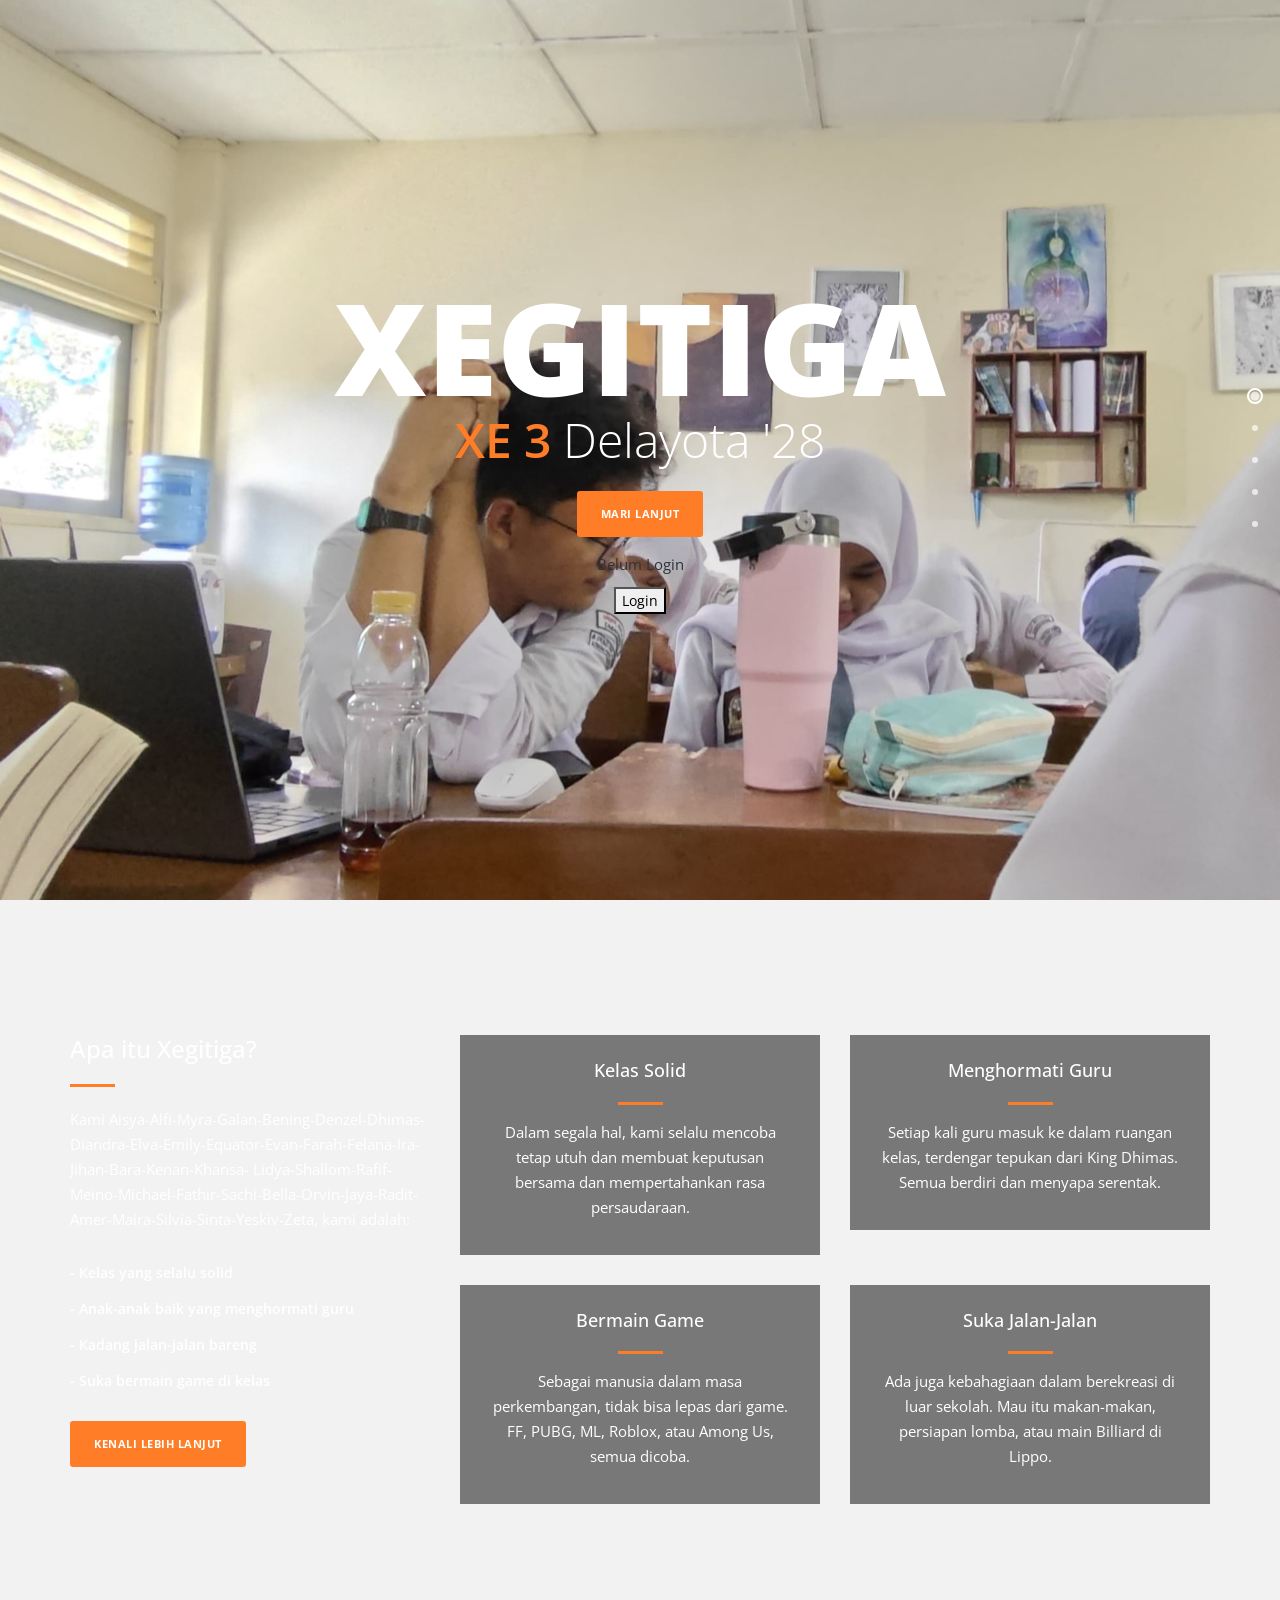
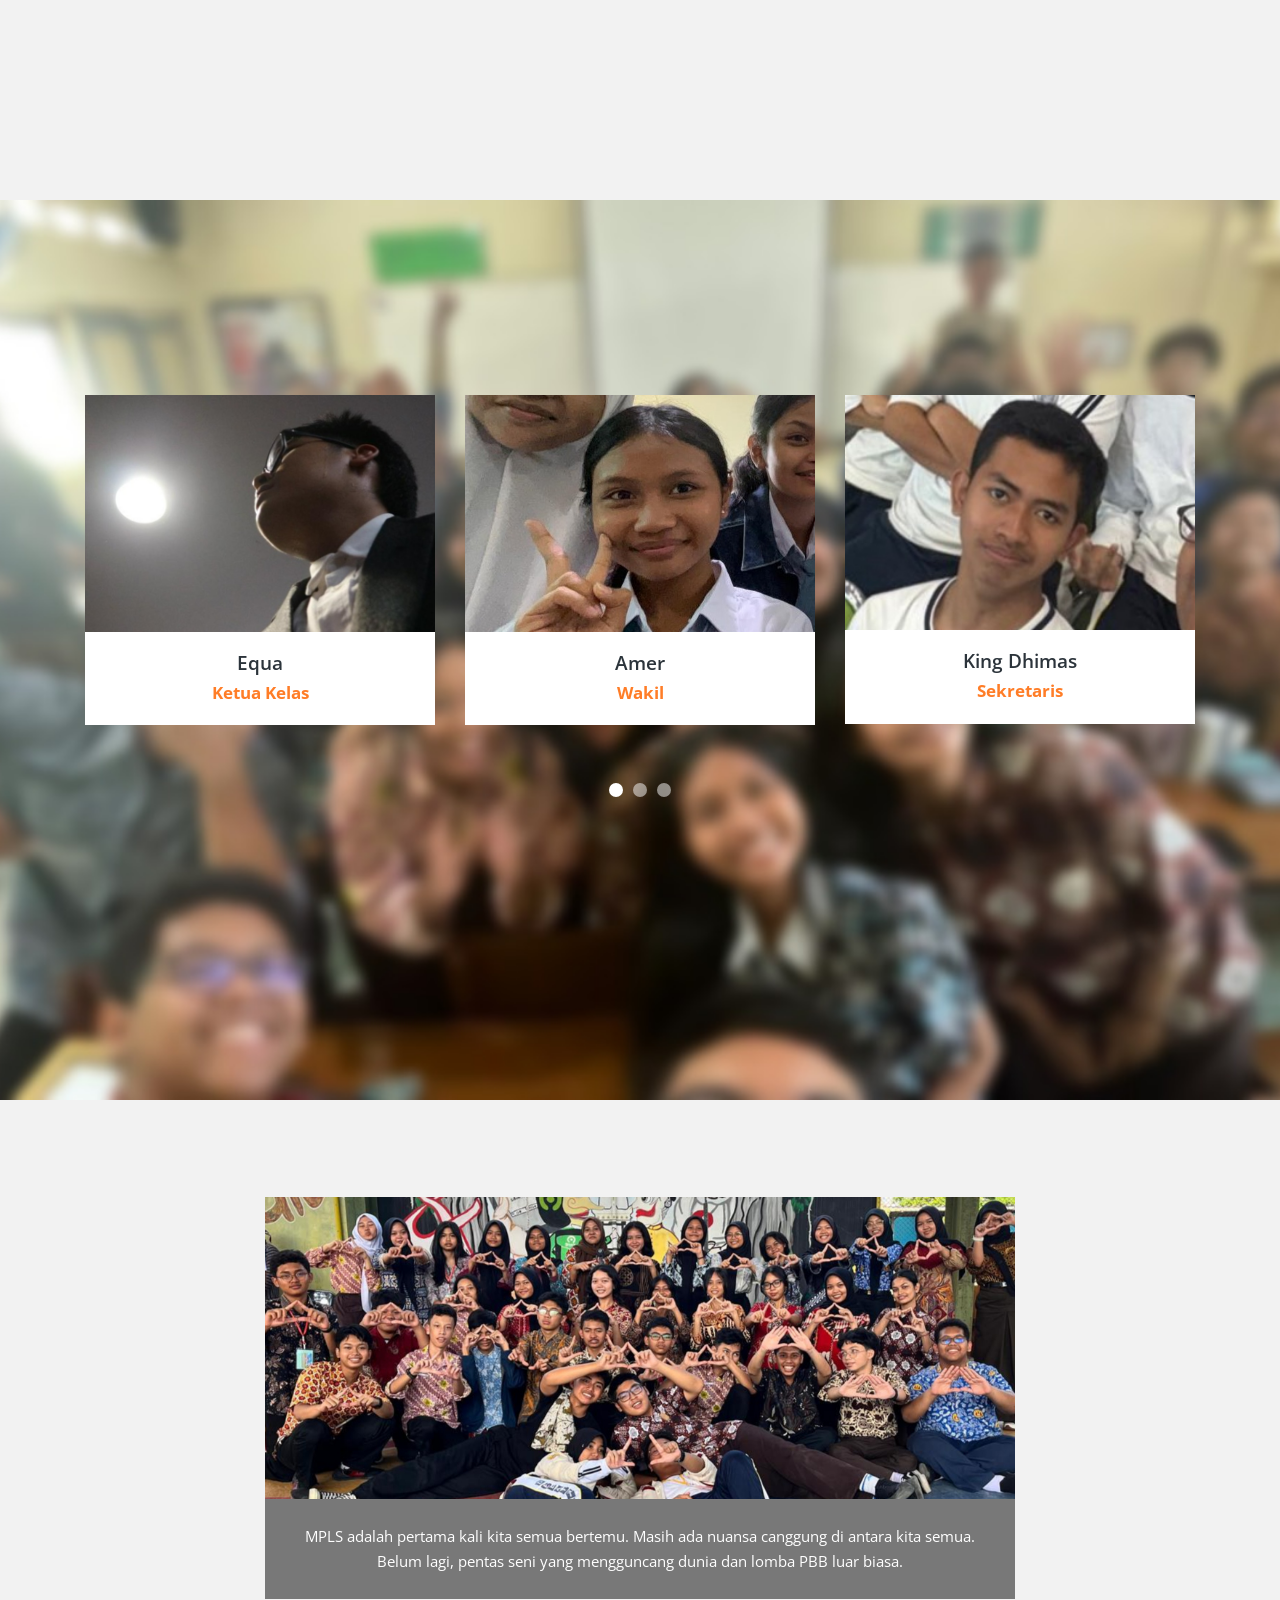
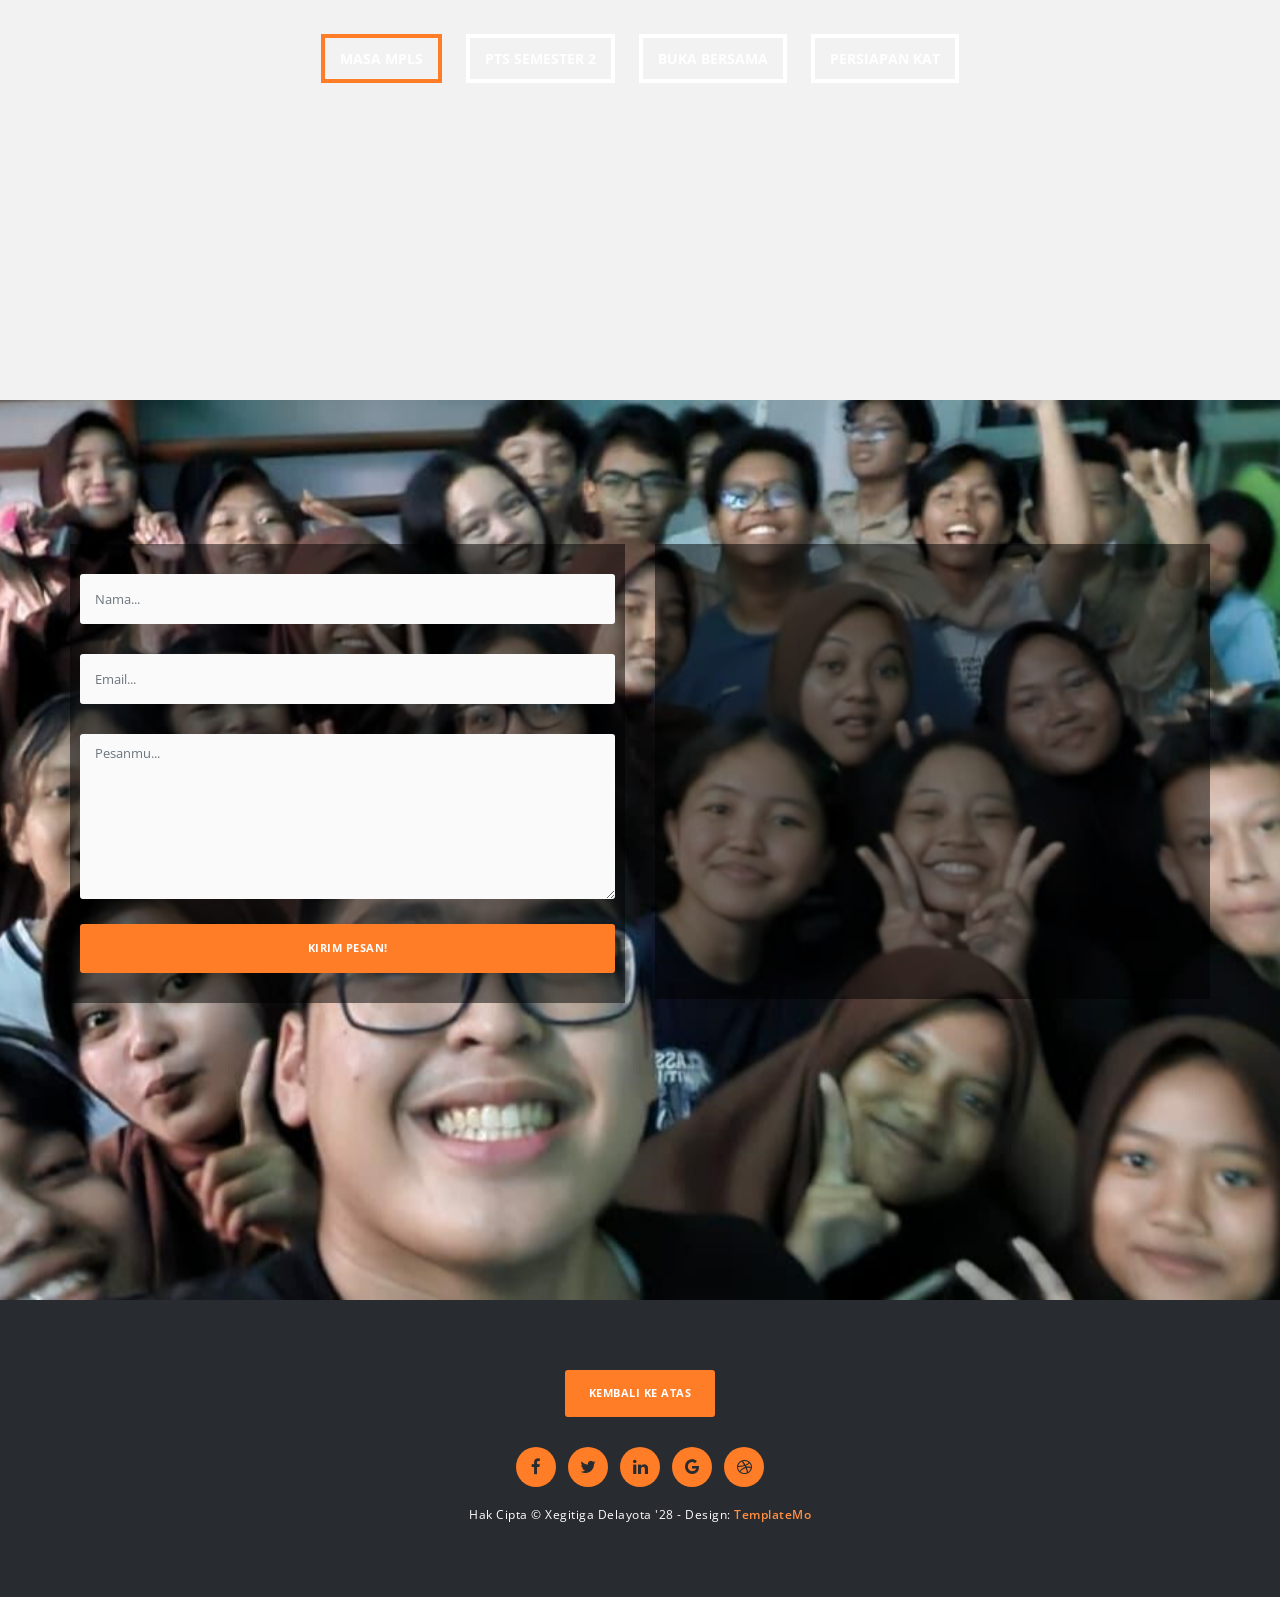
<file: index.html>
<!DOCTYPE html>
<html>
    <head>
        <meta charset="utf-8">
        <meta http-equiv="X-UA-Compatible" content="IE=edge,chrome=1">
        <title>Kelas Paling Mewing</title>
        <meta name="description" content="">
        <meta name="viewport" content="width=device-width, initial-scale=1">
        <link rel="apple-touch-icon" href="apple-touch-icon.png">

        <link rel="stylesheet" href="css/bootstrap.min.css">
        <link rel="stylesheet" href="css/fontAwesome.css">
        <link rel="stylesheet" href="css/hero-slider.css">
        <link rel="stylesheet" href="css/templatemo-main.css">
        <link rel="stylesheet" href="css/owl-carousel.css">

        <link href="https://fonts.googleapis.com/css?family=Open+Sans:300,400,600,700,800" rel="stylesheet">

        <script src="js/vendor/modernizr-2.8.3-respond-1.4.2.min.js"></script>
    </head>
<!--
Vanilla Template
https://templatemo.com/tm-526-vanilla
-->
<body>
    
    <div class="fixed-side-navbar">
        <ul class="nav flex-column">
            <li class="nav-item"><a class="nav-link" href="#home"><span>Tampilan Depan</span></a></li>
            <li class="nav-item"><a class="nav-link" href="#services"><span>Siapa Kami?</span></a></li>
            <li class="nav-item"><a class="nav-link" href="#portfolio"><span>Struktur Kelas</span></a></li>
            <li class="nav-item"><a class="nav-link" href="#our-story"><span>Cuplikan Kisah</span></a></li>
            <li class="nav-item"><a class="nav-link" href="#contact-us"><span>Kontak Kami</span></a></li>
        </ul>
    </div>

    <div class="parallax-content baner-content" id="home">
        <div class="container">
            <div class="first-content">
                <h1>Xegitiga</h1>
                <span><em>XE 3</em> Delayota '28</span>
                <div class="primary-button">
                    <a href="#services">Mari Lanjut</a>
                </div>
                <div class="primary-button">
                    <p id="userInfo">Belum Login</p>
                    <div id="authArea">
                        <button onclick="goLogin()" class"nav-cta">Login</button>
                    </div>
                </div>
            </div>
        </div>
    </div>


    <div class="service-content" id="services">
        <div class="container">
            <div class="row">
                <div class="col-md-4">
                    <div class="left-text">
                        <h4>Apa itu Xegitiga?</h4>
                        <div class="line-dec"></div>
                        <p>Kami Aisya-Alfi-Myra-Galan-Bening-Denzel-Dhimas-Diandra-Elva-Emily-Equator-Evan-Farah-Felana-Ira-Jihan-Bara-Kenan-Khansa-
                        Lidya-Shallom-Rafif-Meino-Michael-Fathir-Sachi-Bella-Orvin-Jaya-Radit-Amer-Maira-Silvia-Sinta-Yeskiv-Zeta, kami adalah:</p>
                        <ul>
                            <li>-  Kelas yang selalu solid</li>
                            <li>-  Anak-anak baik yang menghormati guru</li>
                            <li>-  Kadang jalan-jalan bareng</li>
                            <li>-  Suka bermain game di kelas</li>
                        </ul>
                        <div class="primary-button">
                            <a href="#portfolio">Kenali Lebih Lanjut</a>
                        </div>
                    </div>
                </div>
                <div class="col-md-8">
                    <div class="row">
                        <div class="col-md-6">
                            <div class="service-item">
                                <h4>Kelas Solid</h4>
                                <div class="line-dec"></div>
                                <p>Dalam segala hal, kami selalu mencoba tetap utuh dan membuat keputusan bersama dan mempertahankan rasa persaudaraan. </p>
                            </div>
                        </div>
                        <div class="col-md-6">
                            <div class="service-item">
                                <h4>Menghormati Guru</h4>
                                <div class="line-dec"></div>
                                <p>Setiap kali guru masuk ke dalam ruangan kelas, terdengar tepukan dari King Dhimas. Semua berdiri dan menyapa serentak. </p>
                            </div>
                        </div>
                        <div class="col-md-6">
                            <div class="service-item">
                                <h4>Bermain Game</h4>
                                <div class="line-dec"></div>
                                <p>Sebagai manusia dalam masa perkembangan, tidak bisa lepas dari game. FF, PUBG, ML, Roblox, atau Among Us, semua dicoba.</p>
                            </div>
                        </div>
                        <div class="col-md-6">
                            <div class="service-item">
                                <h4>Suka Jalan-Jalan</h4>
                                <div class="line-dec"></div>
                                <p>Ada juga kebahagiaan dalam berekreasi di luar sekolah. Mau itu makan-makan, persiapan lomba, atau main Billiard di Lippo. </p>
                            </div>
                        </div>
                    </div>
                </div>                
            </div>
        </div>
    </div>

    
    <div class="parallax-content projects-content" id="portfolio">
        <div class="container">
            <div class="row">
                <div class="col-md-12">
                    <div id="owl-testimonials" class="owl-carousel owl-theme">
                        <div class="item">
                            <div class="testimonials-item">
                                <a href="img/1st-big-item.jpeg" data-lightbox="image-1"><img src="img/1st-item.jpg" alt=""></a>
                                <div class="text-content">
                                    <h4>Equa</h4>
                                    <span>Ketua Kelas</span>
                                </div>
                            </div>
                        </div>
                        <div class="item">
                            <div class="testimonials-item">
                                <a href="img/2nd-big-item.jpeg" data-lightbox="image-1"><img src="img/2nd-item.jpg" alt=""></a>
                                <div class="text-content">
                                    <h4>Amer</h4>
                                    <span>Wakil</span>
                                </div>
                            </div>
                        </div>
                        <div class="item">
                            <div class="testimonials-item">
                                <a href="img/3rd-big-item.jpeg" data-lightbox="image-1"><img src="img/3rd-item.jpeg" alt=""></a>
                                <div class="text-content">
                                    <h4>King Dhimas</h4>
                                    <span>Sekretaris</span>
                                </div>
                            </div>
                        </div>
                        <div class="item">
                            <div class="testimonials-item">
                                <a href="img/4th-big-item.jpeg" data-lightbox="image-1"><img src="img/4th-item.jpeg" alt=""></a>
                                <div class="text-content">
                                    <h4>Kenan</h4>
                                    <span>Sekretaris</span>
                                </div>
                            </div>
                        </div>
                        <div class="item">
                            <div class="testimonials-item">
                                <a href="img/5th-big-item.jpeg" data-lightbox="image-1"><img src="img/5th-item.jpg" alt=""></a>
                                <div class="text-content">
                                    <h4>Gorvin</h4>
                                    <span>Bendahara</span>
                                </div>
                            </div>
                        </div>
                        <div class="item">
                            <div class="testimonials-item">
                                <a href="img/6th-big-item.jpeg" data-lightbox="image-1"><img src="img/6th-item.jpg" alt=""></a>
                                <div class="text-content">
                                    <h4>Jihan</h4>
                                    <span>Bendahara</span>
                                </div>
                            </div>
                        </div>
                        <div class="item">
                            <div class="testimonials-item">
                                <a href="img/7th-big-item.jpeg" data-lightbox="image-1"><img src="img/7th-item.jpg" alt=""></a>
                                <div class="text-content">
                                    <h4>Mekel dan Gwen</h4>
                                    <span>Kebersihan</span>
                                </div>
                            </div>
                        </div>
                        <div class="item">
                            <div class="testimonials-item">
                                <a href="img/8th-big-item.jpeg" data-lightbox="image-1"><img src="img/8th-item.jpeg" alt=""></a>
                                <div class="text-content">
                                    <h4>Lana dan Rosiana</h4>
                                    <span>7K</span>
                                </div>
                            </div>
                        </div>
                    </div>
                </div>
            </div>
        </div>
    </div>


    <div class="tabs-content" id="our-story">
        <div class="container">
            <div class="row">
                <div class="col-md-8 mx-auto">
                    <div class="wrapper">
                    <section id="first-tab-group" class="tabgroup">
                      <div id="tab1">
                        <img src="img/1st-tab.jpeg" alt="">
                        <p>MPLS adalah pertama kali kita semua bertemu. Masih ada nuansa canggung di antara kita semua. Belum lagi, pentas seni yang mengguncang dunia dan lomba PBB luar biasa.</p>
                      </div>
                      <div id="tab2">
                        <img src="img/2nd-tab.jpeg" alt="">
                        <p>Ujian adalah faktor yang tidak bisa dilepas dari sekolah. Setiap ujian dibersamai rasa kebersamaan dalam mempersiapkan atau tawa fana untuk menutup kesesakan.</p>
                      </div>
                      <div id="tab3">
                        <img src="img/3rd-tab.jpeg" alt="">
                        <p>Bulan puasa tidak lengkap tanpa adanya buka bersama dengan teman kelas. Kami mengambil tema "dresscode salah". Sampai malam terdengar tawa kebersamaan di Rumah Gwen.</p>
                      </div>
                      <div id="tab4">
                        <img src="img/4th-tab.jpeg" alt="">
                        <p>KAT Pramuka dilengkapi dengan lomba kelas. Setelah perjuangan yang besar, kami memenangkan Pentas Seni Terbaik Nomor 3. (PBB tidak usah ditanyakan)</p>
                      </div>
                    </section>
                    <ul class="tabs clearfix" data-tabgroup="first-tab-group">
                      <li><a href="#tab1" class="active">Masa MPLS</a></li>
                      <li><a href="#tab2">PTS Semester 2</a></li>
                      <li><a href="#tab3">Buka Bersama</a></li>
                      <li><a href="#tab4">Persiapan KAT</a></li>
                    </ul>
                    </div>
                </div>
            </div>
        </div>
    </div>


    <div class="parallax-content contact-content" id="contact-us">
        <div class="container">
            <div class="row">
                <div class="col-md-6">
                    <div class="contact-form">
                        <div class="row">
                            <form id="contact" action="" method="post">
                                <div class="row">
                                    <div class="col-md-12">
                                      <fieldset>
                                        <input name="name" type="text" class="form-control" id="name" placeholder="Nama..." required="">
                                      </fieldset>
                                    </div>
                                    <div class="col-md-12">
                                      <fieldset>
                                        <input name="email" type="email" class="form-control" id="email" placeholder="Email..." required="">
                                      </fieldset>
                                    </div>
                                    <div class="col-md-12">
                                      <fieldset>
                                        <textarea name="message" rows="6" class="form-control" id="message" placeholder="Pesanmu..." required=""></textarea>
                                      </fieldset>
                                    </div>
                                    <div class="col-md-12">
                                      <fieldset>
                                        <button type="submit" id="form-submit" class="btn">Kirim Pesan!</button>
                                      </fieldset>
                                    </div>
                                </div>
                            </form>
                        </div>
                    </div>
                </div>
                <div class="col-md-6">
                    <div class="map">
                    <!-- How to change your own map point
                           1. Go to Google Maps
                           2. Click on your location point
                           3. Click "Share" and choose "Embed map" tab
                           4. Copy only URL and paste it within the src="" field below
                    -->

                        <iframe src="https://www.google.com/maps/embed?pb=!1m18!1m12!1m3!1d570.8741222847827!2d110.3950358779245!3d-7.800477775849523!2m3!1f0!2f0!3f0!3m2!1i1024!2i768!4f13.1!3m3!1m2!1s0x2e7a57669d43fe55%3A0x75fae1bb400d4da5!2sSMA%20Negeri%208%20Yogyakarta!5e0!3m2!1sen!2sid!4v1779161212146!5m2!1sen!2sid" width="100%" height="390" frameborder="0" style="border:0" allowfullscreen></iframe>
                    </div>
                </div>
            </div>
        </div>
    </div>

    <footer>
        <div class="container">
            <div class="row">
                <div class="col-md-12">
                    <div class="primary-button">
                        <a href="#home">Kembali ke Atas</a>
                    </div>
                    <ul>
                        <li><a href="#"><i class="fa fa-facebook"></i></a></li>
                        <li><a href="#"><i class="fa fa-twitter"></i></a></li>
                        <li><a href="#"><i class="fa fa-linkedin"></i></a></li>
                        <li><a href="#"><i class="fa fa-google"></i></a></li>
                        <li><a href="#"><i class="fa fa-dribbble"></i></a></li>
                    </ul>
                    <p>Hak Cipta &copy; Xegitiga Delayota '28 
            
            		- Design: <a rel="nofollow noopener" href="https://templatemo.com"><em>TemplateMo</em></a></p>
                </div>
            </div>
        </div>
    </footer>



    <script src="https://ajax.googleapis.com/ajax/libs/jquery/1.11.2/jquery.min.js"></script>
    <script>window.jQuery || document.write('<script src="js/vendor/jquery-1.11.2.min.js"><\/script>')</script>
    <script src="js/vendor/bootstrap.min.js"></script>
    <script src="js/plugins.js"></script>
    <script src="js/main.js"></script>
    <script>
        function openCity(cityName) {
            var i;
            var x = document.getElementsByClassName("city");
            for (i = 0; i < x.length; i++) {
               x[i].style.display = "none";  
            }
            document.getElementById(cityName).style.display = "block";  
        }
    </script>

    <script>
        $(document).ready(function(){
          // Add smooth scrolling to all links
          $(".fixed-side-navbar a, .primary-button a").on('click', function(event) {

            // Make sure this.hash has a value before overriding default behavior
            if (this.hash !== "") {
              // Prevent default anchor click behavior
              event.preventDefault();

              // Store hash
              var hash = this.hash;

              // Using jQuery's animate() method to add smooth page scroll
              // The optional number (800) specifies the number of milliseconds it takes to scroll to the specified area
              $('html, body').animate({
                scrollTop: $(hash).offset().top
              }, 800, function(){
           
                // Add hash (#) to URL when done scrolling (default click behavior)
                window.location.hash = hash;
              });
            } // End if
          });
        });
    </script>

    <script src="login/js/welcome.js"></script>

</body>
</html>
</file>
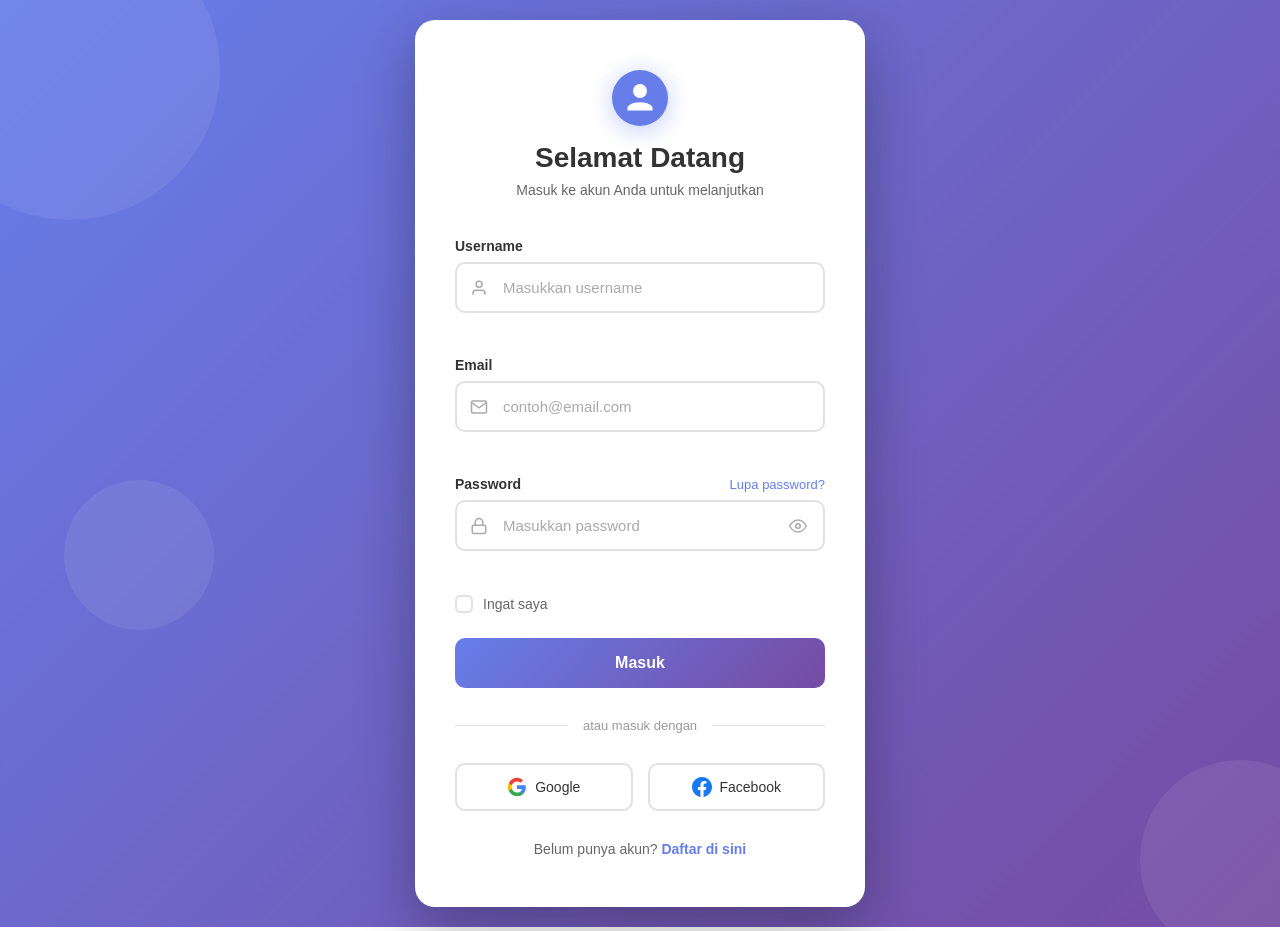
<file: login/login.html>
<!DOCTYPE html>
<html lang="id">
<head>
    <meta charset="UTF-8">
    <meta name="viewport" content="width=device-width, initial-scale=1.0">
    <title>Sign In</title>
    <link rel="stylesheet" href="css/login.css">
</head>
<body>

    <div class="bg-bubbles">
        <div class="bubble"></div>
        <div class="bubble"></div>
        <div class="bubble"></div>
    </div>

    <div class="login-container">

        <div class="login-header">
            <div class="logo-icon">
                <svg viewBox="0 0 40 40" fill="none" xmlns="http://www.w3.org/2000/svg">
                    <circle cx="20" cy="20" r="20" fill="url(#grad)"/>
                    <path d="M20 10a5 5 0 1 1 0 10 5 5 0 0 1 0-10zm0 13c5.33 0 9 2.24 9 4v2H11v-2c0-1.76 3.67-4 9-4z" fill="white"/>
                    <defs>
                        <linearGradient id="grad" x1="0" y1="0" x2="40" y2="40">
                            <stop offset="0%" stop-color="#667eea"/>
                            <stop offset="100%" stop-color="#764ba2"/>
                        </linearGradient>
                    </defs>
                </svg>
            </div>
            <h1>Selamat Datang</h1>
            <p>Masuk ke akun Anda untuk melanjutkan</p>
        </div>

        <form id="loginForm" action="#" method="POST" novalidate>

            <!-- Username -->
            <div class="form-group" id="group-username">
                <label for="username">Username</label>
                <div class="input-wrapper">
                    <span class="input-icon">
                        <svg viewBox="0 0 24 24" fill="none" stroke="currentColor" stroke-width="2">
                            <path d="M20 21v-2a4 4 0 0 0-4-4H8a4 4 0 0 0-4 4v2"/>
                            <circle cx="12" cy="7" r="4"/>
                        </svg>
                    </span>
                    <input type="text" id="username" name="username" placeholder="Masukkan username" autocomplete="username">
                </div>
                <span class="error-msg" id="error-username"></span>
            </div>

            <!-- Email -->
            <div class="form-group" id="group-email">
                <label for="email">Email</label>
                <div class="input-wrapper">
                    <span class="input-icon">
                        <svg viewBox="0 0 24 24" fill="none" stroke="currentColor" stroke-width="2">
                            <path d="M4 4h16c1.1 0 2 .9 2 2v12c0 1.1-.9 2-2 2H4c-1.1 0-2-.9-2-2V6c0-1.1.9-2 2-2z"/>
                            <polyline points="22,6 12,13 2,6"/>
                        </svg>
                    </span>
                    <input type="email" id="email" name="email" placeholder="contoh@email.com" autocomplete="email">
                </div>
                <span class="error-msg" id="error-email"></span>
            </div>

            <!-- Password -->
            <div class="form-group" id="group-password">
                <label for="password">
                    Password
                    <a href="#" class="forgot-link">Lupa password?</a>
                </label>
                <div class="input-wrapper">
                    <span class="input-icon">
                        <svg viewBox="0 0 24 24" fill="none" stroke="currentColor" stroke-width="2">
                            <rect x="3" y="11" width="18" height="11" rx="2" ry="2"/>
                            <path d="M7 11V7a5 5 0 0 1 10 0v4"/>
                        </svg>
                    </span>
                    <input type="password" id="password" name="password" placeholder="Masukkan password" autocomplete="current-password">
                    <button type="button" class="toggle-password" onclick="togglePassword()">
                        <svg id="eyeIcon" viewBox="0 0 24 24" fill="none" stroke="currentColor" stroke-width="2">
                            <path d="M1 12s4-8 11-8 11 8 11 8-4 8-11 8-11-8-11-8z"/>
                            <circle cx="12" cy="12" r="3"/>
                        </svg>
                    </button>
                </div>
                <span class="error-msg" id="error-password"></span>
            </div>

            <!-- Remember Me -->
            <div class="remember-group">
                <label class="remember-label">
                    <input type="checkbox" id="remember" name="remember">
                    <span class="custom-checkbox"></span>
                    Ingat saya
                </label>
            </div>

            <button type="submit" class="btn-login" id="btnLogin" >
                <span class="btn-text">Masuk</span>
                <span class="btn-loader" id="btnLoader"></span>
            </button>

        </form>

        <div class="divider">
            <span>atau masuk dengan</span>
        </div>

        <div class="social-login">
            <button type="button" class="btn-social" id="btnGoogle">
                <svg viewBox="0 0 24 24" fill="none" xmlns="http://www.w3.org/2000/svg">
                    <path d="M22.56 12.25c0-.78-.07-1.53-.2-2.25H12v4.26h5.92c-.26 1.37-1.04 2.53-2.21 3.31v2.77h3.57c2.08-1.92 3.28-4.74 3.28-8.09z" fill="#4285F4"/>
                    <path d="M12 23c2.97 0 5.46-.98 7.28-2.66l-3.57-2.77c-.98.66-2.23 1.06-3.71 1.06-2.86 0-5.29-1.93-6.16-4.53H2.18v2.84C3.99 20.53 7.7 23 12 23z" fill="#34A853"/>
                    <path d="M5.84 14.09c-.22-.66-.35-1.36-.35-2.09s.13-1.43.35-2.09V7.07H2.18C1.43 8.55 1 10.22 1 12s.43 3.45 1.18 4.93l2.85-2.22.81-.62z" fill="#FBBC05"/>
                    <path d="M12 5.38c1.62 0 3.06.56 4.21 1.64l3.15-3.15C17.45 2.09 14.97 1 12 1 7.7 1 3.99 3.47 2.18 7.07l3.66 2.84c.87-2.6 3.3-4.53 6.16-4.53z" fill="#EA4335"/>
                </svg>
                Google
            </button>
            <button type="button" class="btn-social" id="btnFacebook">
                <svg viewBox="0 0 24 24" fill="#1877F2" xmlns="http://www.w3.org/2000/svg">
                    <path d="M24 12.073c0-6.627-5.373-12-12-12s-12 5.373-12 12c0 5.99 4.388 10.954 10.125 11.854v-8.385H7.078v-3.47h3.047V9.43c0-3.007 1.792-4.669 4.533-4.669 1.312 0 2.686.235 2.686.235v2.953H15.83c-1.491 0-1.956.925-1.956 1.874v2.25h3.328l-.532 3.47h-2.796v8.385C19.612 23.027 24 18.062 24 12.073z"/>
                </svg>
                Facebook
            </button>
        </div>

        <p class="signup-link">
            Belum punya akun? <a href="signup.html">Daftar di sini</a>
        </p>

    </div>

    <script src="js/login.js"></script>
</body>
</html>
</file>
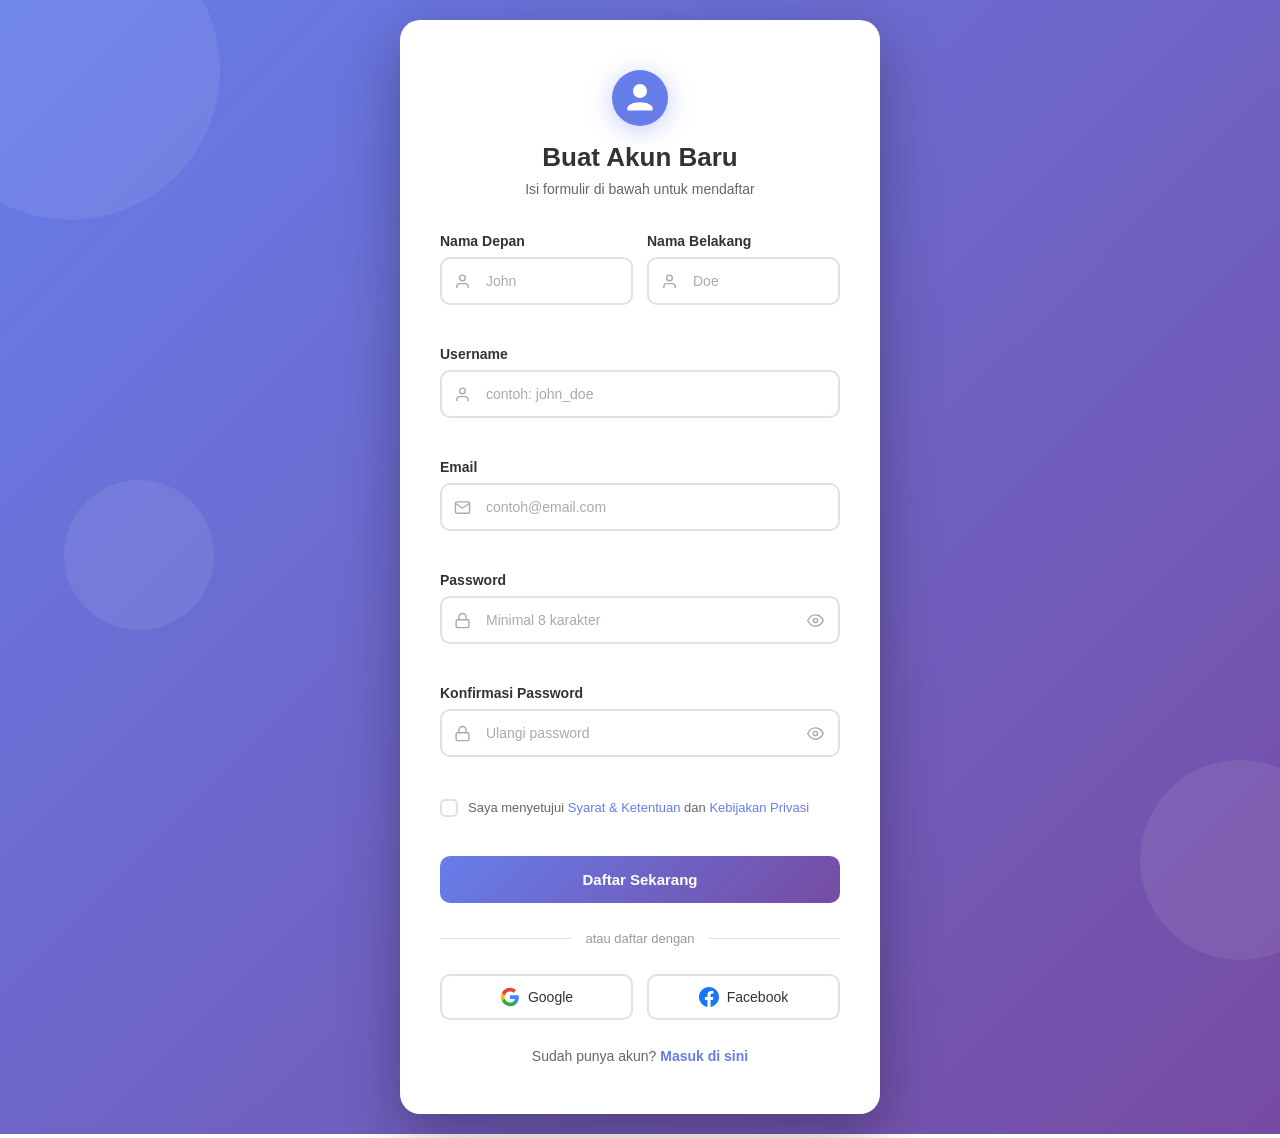
<file: login/signup.html>
<!DOCTYPE html>
<html lang="id">
<head>
    <meta charset="UTF-8">
    <meta name="viewport" content="width=device-width, initial-scale=1.0">
    <title>Sign Up</title>
    <link rel="stylesheet" href="css/signup.css">
</head>
<body>

    <div class="bg-bubbles">
        <div class="bubble"></div>
        <div class="bubble"></div>
        <div class="bubble"></div>
    </div>

    <div class="signup-container">

        <div class="signup-header">
            <div class="logo-icon">
                <svg viewBox="0 0 40 40" fill="none" xmlns="http://www.w3.org/2000/svg">
                    <circle cx="20" cy="20" r="20" fill="url(#grad)"/>
                    <path d="M20 10a5 5 0 1 1 0 10 5 5 0 0 1 0-10zm0 13c5.33 0 9 2.24 9 4v2H11v-2c0-1.76 3.67-4 9-4z" fill="white"/>
                    <defs>
                        <linearGradient id="grad" x1="0" y1="0" x2="40" y2="40">
                            <stop offset="0%" stop-color="#667eea"/>
                            <stop offset="100%" stop-color="#764ba2"/>
                        </linearGradient>
                    </defs>
                </svg>
            </div>
            <h1>Buat Akun Baru</h1>
            <p>Isi formulir di bawah untuk mendaftar</p>
        </div>

        <form id="registerForm" action="#" method="POST">

            <!-- Nama Depan & Belakang -->
            <div class="form-row">
                <div class="form-group" id="group-firstName">
                    <label for="firstName">Nama Depan</label>
                    <div class="input-wrapper">
                        <span class="input-icon">
                            <svg viewBox="0 0 24 24" fill="none" stroke="currentColor" stroke-width="2">
                                <path d="M20 21v-2a4 4 0 0 0-4-4H8a4 4 0 0 0-4 4v2"/>
                                <circle cx="12" cy="7" r="4"/>
                            </svg>
                        </span>
                        <input type="text" id="firstName" name="firstName" placeholder="John" autocomplete="given-name">
                    </div>
                    <span class="error-msg" id="error-firstName"></span>
                </div>
                <div class="form-group" id="group-lastName">
                    <label for="lastName">Nama Belakang</label>
                    <div class="input-wrapper">
                        <span class="input-icon">
                            <svg viewBox="0 0 24 24" fill="none" stroke="currentColor" stroke-width="2">
                                <path d="M20 21v-2a4 4 0 0 0-4-4H8a4 4 0 0 0-4 4v2"/>
                                <circle cx="12" cy="7" r="4"/>
                            </svg>
                        </span>
                        <input type="text" id="lastName" name="lastName" placeholder="Doe" autocomplete="family-name">
                    </div>
                    <span class="error-msg" id="error-lastName"></span>
                </div>
            </div>

            <!-- Username -->
            <div class="form-group" id="group-username">
                <label for="username">Username</label>
                <div class="input-wrapper">
                    <span class="input-icon">
                        <svg viewBox="0 0 24 24" fill="none" stroke="currentColor" stroke-width="2">
                            <path d="M20 21v-2a4 4 0 0 0-4-4H8a4 4 0 0 0-4 4v2"/>
                            <circle cx="12" cy="7" r="4"/>
                        </svg>
                    </span>
                    <input type="text" id="username" name="username" placeholder="contoh: john_doe" autocomplete="username">
                </div>
                <span class="error-msg" id="error-username"></span>
            </div>

            <!-- Email -->
            <div class="form-group" id="group-email">
                <label for="email">Email</label>
                <div class="input-wrapper">
                    <span class="input-icon">
                        <svg viewBox="0 0 24 24" fill="none" stroke="currentColor" stroke-width="2">
                            <path d="M4 4h16c1.1 0 2 .9 2 2v12c0 1.1-.9 2-2 2H4c-1.1 0-2-.9-2-2V6c0-1.1.9-2 2-2z"/>
                            <polyline points="22,6 12,13 2,6"/>
                        </svg>
                    </span>
                    <input type="email" id="email" name="email" placeholder="contoh@email.com" autocomplete="email">
                </div>
                <span class="error-msg" id="error-email"></span>
            </div>

           
            <!-- Password -->
            <div class="form-group" id="group-password">
                <label for="password">Password</label>
                <div class="input-wrapper">
                    <span class="input-icon">
                        <svg viewBox="0 0 24 24" fill="none" stroke="currentColor" stroke-width="2">
                            <rect x="3" y="11" width="18" height="11" rx="2" ry="2"/>
                            <path d="M7 11V7a5 5 0 0 1 10 0v4"/>
                        </svg>
                    </span>
                    <input type="password" id="password" name="password" placeholder="Minimal 8 karakter" autocomplete="new-password">
                    <button type="button" class="toggle-password" onclick="togglePassword('password', 'eyeIcon1')">
                        <svg id="eyeIcon1" viewBox="0 0 24 24" fill="none" stroke="currentColor" stroke-width="2">
                            <path d="M1 12s4-8 11-8 11 8 11 8-4 8-11 8-11-8-11-8z"/>
                            <circle cx="12" cy="12" r="3"/>
                        </svg>
                    </button>
                </div>
                <div class="password-strength" id="strengthBar">
                    <div class="strength-fill" id="strengthFill"></div>
                </div>
                <span class="strength-label" id="strengthLabel"></span>
                <span class="error-msg" id="error-password"></span>
            </div>

            <!-- Konfirmasi Password -->
            <div class="form-group" id="group-confirmPassword">
                <label for="confirmPassword">Konfirmasi Password</label>
                <div class="input-wrapper">
                    <span class="input-icon">
                        <svg viewBox="0 0 24 24" fill="none" stroke="currentColor" stroke-width="2">
                            <rect x="3" y="11" width="18" height="11" rx="2" ry="2"/>
                            <path d="M7 11V7a5 5 0 0 1 10 0v4"/>
                        </svg>
                    </span>
                    <input type="password" id="confirmPassword" name="confirmPassword" placeholder="Ulangi password" autocomplete="new-password">
                    <button type="button" class="toggle-password" onclick="togglePassword('confirmPassword', 'eyeIcon2')">
                        <svg id="eyeIcon2" viewBox="0 0 24 24" fill="none" stroke="currentColor" stroke-width="2">
                            <path d="M1 12s4-8 11-8 11 8 11 8-4 8-11 8-11-8-11-8z"/>
                            <circle cx="12" cy="12" r="3"/>
                        </svg>
                    </button>
                </div>
                <span class="error-msg" id="error-confirmPassword"></span>
            </div>

            <!-- Terms -->
            <div class="checkbox-group">
                <label class="terms-label">
                    <input type="checkbox" id="terms" name="terms">
                    <span class="custom-checkbox"></span>
                    <span>Saya menyetujui <a href="#">Syarat &amp; Ketentuan</a> dan <a href="#">Kebijakan Privasi</a></span>
                </label>
            </div>
            <span class="error-msg" id="error-terms"></span>

            <button type="submit" class="btn-signup" id="btnSignup" onclick="window.location.href='login.html'">
                <span class="btn-text">Daftar Sekarang</span>
                <span class="btn-loader"></span>
            </button>

        </form>

        <div class="divider">
            <span>atau daftar dengan</span>
        </div>

        <div class="social-login">
            <button type="button" class="btn-social" id="btnGoogle">
                <svg viewBox="0 0 24 24" fill="none" xmlns="http://www.w3.org/2000/svg">
                    <path d="M22.56 12.25c0-.78-.07-1.53-.2-2.25H12v4.26h5.92c-.26 1.37-1.04 2.53-2.21 3.31v2.77h3.57c2.08-1.92 3.28-4.74 3.28-8.09z" fill="#4285F4"/>
                    <path d="M12 23c2.97 0 5.46-.98 7.28-2.66l-3.57-2.77c-.98.66-2.23 1.06-3.71 1.06-2.86 0-5.29-1.93-6.16-4.53H2.18v2.84C3.99 20.53 7.7 23 12 23z" fill="#34A853"/>
                    <path d="M5.84 14.09c-.22-.66-.35-1.36-.35-2.09s.13-1.43.35-2.09V7.07H2.18C1.43 8.55 1 10.22 1 12s.43 3.45 1.18 4.93l2.85-2.22.81-.62z" fill="#FBBC05"/>
                    <path d="M12 5.38c1.62 0 3.06.56 4.21 1.64l3.15-3.15C17.45 2.09 14.97 1 12 1 7.7 1 3.99 3.47 2.18 7.07l3.66 2.84c.87-2.6 3.3-4.53 6.16-4.53z" fill="#EA4335"/>
                </svg>
                Google
            </button>
            <button type="button" class="btn-social" id="btnFacebook">
                <svg viewBox="0 0 24 24" fill="#1877F2" xmlns="http://www.w3.org/2000/svg">
                    <path d="M24 12.073c0-6.627-5.373-12-12-12s-12 5.373-12 12c0 5.99 4.388 10.954 10.125 11.854v-8.385H7.078v-3.47h3.047V9.43c0-3.007 1.792-4.669 4.533-4.669 1.312 0 2.686.235 2.686.235v2.953H15.83c-1.491 0-1.956.925-1.956 1.874v2.25h3.328l-.532 3.47h-2.796v8.385C19.612 23.027 24 18.062 24 12.073z"/>
                </svg>
                Facebook
            </button>
        </div>

        <p class="login-link">
            Sudah punya akun? <a href="login.html">Masuk di sini</a>
        </p>

    </div>

    <script src="js/signup.js"></script>

<script src="js/register.js" defer></script>
</body>
</html>
</file>
<file: css/hero-slider.css>
/* -------------------------------- 

Primary style

-------------------------------- */
*, *::after, *::before {
  -webkit-box-sizing: border-box;
  -moz-box-sizing: border-box;
  box-sizing: border-box;
}

html {
  font-size: 62.5%;
}

body {
  font-family: "Open Sans", sans-serif;
  color: #2c343b;
  background-color: #f2f2f2;
}

a {
  color: #d44457;
  text-decoration: none;
}

img {
  max-width: 100%;
}

/* -------------------------------- 

Main Components 

-------------------------------- */
.cd-header {
  position: absolute;
  z-index: 2;
  top: 0;
  left: 0;
  width: 100%;
  height: 50px;
  background-color: #21272c;
  -webkit-font-smoothing: antialiased;
  -moz-osx-font-smoothing: grayscale;
}
@media only screen and (min-width: 768px) {
  .cd-header {
    height: 70px;
    background-color: transparent;
  }
}

#cd-logo {
  float: left;
  margin: 13px 0 0 5%;
}
#cd-logo img {
  display: block;
}
@media only screen and (min-width: 768px) {
  #cd-logo {
    margin: 23px 0 0 5%;
  }
}

.cd-primary-nav {
  /* mobile first - navigation hidden by default, triggered by tap/click on navigation icon */
  float: right;
  margin-right: 5%;
  width: 44px;
  height: 100%;
}
.cd-primary-nav ul {
  position: absolute;
  top: 0;
  left: 0;
  width: 100%;
  -webkit-transform: translateY(-100%);
  -moz-transform: translateY(-100%);
  -ms-transform: translateY(-100%);
  -o-transform: translateY(-100%);
  transform: translateY(-100%);
}
.cd-primary-nav ul.is-visible {
  box-shadow: 0 3px 8px rgba(0, 0, 0, 0.2);
  -webkit-transform: translateY(50px);
  -moz-transform: translateY(50px);
  -ms-transform: translateY(50px);
  -o-transform: translateY(50px);
  transform: translateY(50px);
}
.cd-primary-nav a {
  display: block;
  height: 50px;
  line-height: 50px;
  padding-left: 5%;
  background: #21272c;
  border-top: 1px solid #333c44;
  color: #ffffff;
}
@media only screen and (min-width: 768px) {
  .cd-primary-nav {
    /* reset navigation values */
    width: auto;
    height: auto;
    background: none;
  }
  .cd-primary-nav ul {
    position: static;
    width: auto;
    -webkit-transform: translateY(0);
    -moz-transform: translateY(0);
    -ms-transform: translateY(0);
    -o-transform: translateY(0);
    transform: translateY(0);
    line-height: 70px;
  }
  .cd-primary-nav ul.is-visible {
    -webkit-transform: translateY(0);
    -moz-transform: translateY(0);
    -ms-transform: translateY(0);
    -o-transform: translateY(0);
    transform: translateY(0);
  }
  .cd-primary-nav li {
    display: inline-block;
    margin-left: 1em;
  }
  .cd-primary-nav a {
    display: inline-block;
    height: auto;
    font-weight: 600;
    line-height: normal;
    background: transparent;
    padding: .6em 1em;
    border-top: none;
  }
}

/* -------------------------------- 

Slider

-------------------------------- */
.cd-hero {
  position: relative;
  -webkit-font-smoothing: antialiased;
  -moz-osx-font-smoothing: grayscale;
}

.cd-hero-slider {
  position: relative;
  height: 360px;
  overflow: hidden;
}
.cd-hero-slider li {
  position: absolute;
  top: 0;
  left: 0;
  width: 100%;
  height: 100%;
  -webkit-transform: translateX(100%);
  -moz-transform: translateX(100%);
  -ms-transform: translateX(100%);
  -o-transform: translateX(100%);
  transform: translateX(100%);
}
.cd-hero-slider li.selected {
  /* this is the visible slide */
  position: relative;
  -webkit-transform: translateX(0);
  -moz-transform: translateX(0);
  -ms-transform: translateX(0);
  -o-transform: translateX(0);
  transform: translateX(0);
}
.cd-hero-slider li.move-left {
  /* slide hidden on the left */
  -webkit-transform: translateX(-100%);
  -moz-transform: translateX(-100%);
  -ms-transform: translateX(-100%);
  -o-transform: translateX(-100%);
  transform: translateX(-100%);
}
.cd-hero-slider li.is-moving, .cd-hero-slider li.selected {
  /* the is-moving class is assigned to the slide which is moving outside the viewport */
  -webkit-transition: -webkit-transform 0.5s;
  -moz-transition: -moz-transform 0.5s;
  transition: transform 0.5s;
}
@media only screen and (min-width: 768px) {
  .cd-hero-slider {
    height: 500px;
  }
}
@media only screen and (min-width: 1170px) {
  .cd-hero-slider {
    height: 680px;
  }
}

/* -------------------------------- 

Single slide style

-------------------------------- */
.cd-hero-slider li {
  background-position: center center;
  background-size: cover;
  background-repeat: no-repeat;
}
.cd-hero-slider li:first-of-type {
  background-image: url(../img/slide_01.jpg);
}
.cd-hero-slider li:nth-of-type(2) {
  background-image: url(../img/slide_02.jpg);
}
.cd-hero-slider li:nth-of-type(3) {
  background-image: url(../img/slide_03.jpg);
}
.cd-hero-slider .cd-full-width,
.cd-hero-slider .cd-half-width {
  position: absolute;
  width: 100%;
  height: 100%;
  z-index: 1;
  left: 0;
  top: 0;
  /* this padding is used to align the text */
  padding-top: 80px;
  text-align: center;
  /* Force Hardware Acceleration in WebKit */
  -webkit-backface-visibility: hidden;
  backface-visibility: hidden;
  -webkit-transform: translateZ(0);
  -moz-transform: translateZ(0);
  -ms-transform: translateZ(0);
  -o-transform: translateZ(0);
  transform: translateZ(0);
}
.cd-hero-slider .cd-img-container {
  /* hide image on mobile device */
  display: none;
}
.cd-hero-slider .cd-img-container img {
  position: absolute;
  left: 50%;
  top: 50%;
  bottom: auto;
  right: auto;
  -webkit-transform: translateX(-50%) translateY(-50%);
  -moz-transform: translateX(-50%) translateY(-50%);
  -ms-transform: translateX(-50%) translateY(-50%);
  -o-transform: translateX(-50%) translateY(-50%);
  transform: translateX(-50%) translateY(-50%);
}
.cd-hero-slider .cd-bg-video-wrapper {
  /* hide video on mobile device */
  display: none;
  position: absolute;
  top: 0;
  left: 0;
  width: 100%;
  height: 100%;
  overflow: hidden;
}
.cd-hero-slider .cd-bg-video-wrapper video {
  /* you won't see this element in the html, but it will be injected using js */
  display: block;
  min-height: 100%;
  min-width: 100%;
  max-width: none;
  height: auto;
  width: auto;
  position: absolute;
  left: 50%;
  top: 50%;
  bottom: auto;
  right: auto;
  -webkit-transform: translateX(-50%) translateY(-50%);
  -moz-transform: translateX(-50%) translateY(-50%);
  -ms-transform: translateX(-50%) translateY(-50%);
  -o-transform: translateX(-50%) translateY(-50%);
  transform: translateX(-50%) translateY(-50%);
}
.cd-hero-slider h2, .cd-hero-slider p {
  text-shadow: 0 1px 3px rgba(0, 0, 0, 0.1);
  line-height: 1.2;
  margin: 0 auto 14px;
  color: #ffffff;
  width: 90%;
  max-width: 400px;
}
.cd-hero-slider h2 {
  font-size: 2.4rem;
}
.cd-hero-slider p {
  font-size: 1.4rem;
  line-height: 1.4;
}
.cd-hero-slider .cd-btn {
  display: inline-block;
  padding: 1.2em 1.4em;
  margin-top: .8em;
  background-color: rgba(212, 68, 87, 0.9);
  font-size: 1.3rem;
  font-weight: 700;
  letter-spacing: 1px;
  color: #ffffff;
  text-transform: uppercase;
  box-shadow: 0 3px 6px rgba(0, 0, 0, 0.1);
  -webkit-transition: background-color 0.2s;
  -moz-transition: background-color 0.2s;
  transition: background-color 0.2s;
}
.cd-hero-slider .cd-btn.secondary {
  background-color: rgba(22, 26, 30, 0.8);
}
.cd-hero-slider .cd-btn:nth-of-type(2) {
  margin-left: 1em;
}
.no-touch .cd-hero-slider .cd-btn:hover {
  background-color: #d44457;
}
.no-touch .cd-hero-slider .cd-btn.secondary:hover {
  background-color: #161a1e;
}
@media only screen and (min-width: 768px) {
  .cd-hero-slider .cd-full-width,
  .cd-hero-slider .cd-half-width {
    padding-top: 150px;
  }
  .cd-hero-slider .cd-bg-video-wrapper {
    display: block;
  }
  .cd-hero-slider .cd-half-width {
    width: 45%;
  }
  .cd-hero-slider .cd-half-width:first-of-type {
    left: 5%;
  }
  .cd-hero-slider .cd-half-width:nth-of-type(2) {
    right: 5%;
    left: auto;
  }
  .cd-hero-slider .cd-img-container {
    display: block;
  }
  .cd-hero-slider h2, .cd-hero-slider p {
    max-width: 520px;
  }
  .cd-hero-slider h2 {
    font-size: 2.4em;
    font-weight: 300;
  }
  .cd-hero-slider .cd-btn {
    font-size: 1.4rem;
  }
}
@media only screen and (min-width: 1170px) {
  .cd-hero-slider .cd-full-width,
  .cd-hero-slider .cd-half-width {
    padding-top: 250px;
  }
  .cd-hero-slider h2, .cd-hero-slider p {
    margin-bottom: 20px;
  }
  .cd-hero-slider h2 {
    font-size: 3.2em;
  }
  .cd-hero-slider p {
    font-size: 1.6rem;
  }
}

/* -------------------------------- 

Single slide animation

-------------------------------- */
@media only screen and (min-width: 768px) {
  .cd-hero-slider .cd-half-width {
    opacity: 0;
    -webkit-transform: translateX(40px);
    -moz-transform: translateX(40px);
    -ms-transform: translateX(40px);
    -o-transform: translateX(40px);
    transform: translateX(40px);
  }
  .cd-hero-slider .move-left .cd-half-width {
    -webkit-transform: translateX(-40px);
    -moz-transform: translateX(-40px);
    -ms-transform: translateX(-40px);
    -o-transform: translateX(-40px);
    transform: translateX(-40px);
  }
  .cd-hero-slider .selected .cd-half-width {
    /* this is the visible slide */
    opacity: 1;
    -webkit-transform: translateX(0);
    -moz-transform: translateX(0);
    -ms-transform: translateX(0);
    -o-transform: translateX(0);
    transform: translateX(0);
  }
  .cd-hero-slider .is-moving .cd-half-width {
    /* this is the slide moving outside the viewport 
    wait for the end of the transition on the <li> parent before set opacity to 0 and translate to 40px/-40px */
    -webkit-transition: opacity 0s 0.5s, -webkit-transform 0s 0.5s;
    -moz-transition: opacity 0s 0.5s, -moz-transform 0s 0.5s;
    transition: opacity 0s 0.5s, transform 0s 0.5s;
  }
  .cd-hero-slider li.selected.from-left .cd-half-width:nth-of-type(2),
  .cd-hero-slider li.selected.from-right .cd-half-width:first-of-type {
    /* this is the selected slide - different animation if it's entering from left or right */
    -webkit-transition: opacity 0.4s 0.2s, -webkit-transform 0.5s 0.2s;
    -moz-transition: opacity 0.4s 0.2s, -moz-transform 0.5s 0.2s;
    transition: opacity 0.4s 0.2s, transform 0.5s 0.2s;
  }
  .cd-hero-slider li.selected.from-left .cd-half-width:first-of-type,
  .cd-hero-slider li.selected.from-right .cd-half-width:nth-of-type(2) {
    /* this is the selected slide - different animation if it's entering from left or right */
    -webkit-transition: opacity 0.4s 0.4s, -webkit-transform 0.5s 0.4s;
    -moz-transition: opacity 0.4s 0.4s, -moz-transform 0.5s 0.4s;
    transition: opacity 0.4s 0.4s, transform 0.5s 0.4s;
  }
  .cd-hero-slider .cd-full-width h2,
  .cd-hero-slider .cd-full-width p,
  .cd-hero-slider .cd-full-width .cd-btn {
    opacity: 0;
    -webkit-transform: translateX(100px);
    -moz-transform: translateX(100px);
    -ms-transform: translateX(100px);
    -o-transform: translateX(100px);
    transform: translateX(100px);
  }
  .cd-hero-slider .move-left .cd-full-width h2,
  .cd-hero-slider .move-left .cd-full-width p,
  .cd-hero-slider .move-left .cd-full-width .cd-btn {
    opacity: 0;
    -webkit-transform: translateX(-100px);
    -moz-transform: translateX(-100px);
    -ms-transform: translateX(-100px);
    -o-transform: translateX(-100px);
    transform: translateX(-100px);
  }
  .cd-hero-slider .selected .cd-full-width h2,
  .cd-hero-slider .selected .cd-full-width p,
  .cd-hero-slider .selected .cd-full-width .cd-btn {
    /* this is the visible slide */
    opacity: 1;
    -webkit-transform: translateX(0);
    -moz-transform: translateX(0);
    -ms-transform: translateX(0);
    -o-transform: translateX(0);
    transform: translateX(0);
  }
  .cd-hero-slider li.is-moving .cd-full-width h2,
  .cd-hero-slider li.is-moving .cd-full-width p,
  .cd-hero-slider li.is-moving .cd-full-width .cd-btn {
    /* this is the slide moving outside the viewport 
    wait for the end of the transition on the li parent before set opacity to 0 and translate to 100px/-100px */
    -webkit-transition: opacity 0s 0.5s, -webkit-transform 0s 0.5s;
    -moz-transition: opacity 0s 0.5s, -moz-transform 0s 0.5s;
    transition: opacity 0s 0.5s, transform 0s 0.5s;
  }
  .cd-hero-slider li.selected h2 {
    -webkit-transition: opacity 0.4s 0.2s, -webkit-transform 0.5s 0.2s;
    -moz-transition: opacity 0.4s 0.2s, -moz-transform 0.5s 0.2s;
    transition: opacity 0.4s 0.2s, transform 0.5s 0.2s;
  }
  .cd-hero-slider li.selected p {
    -webkit-transition: opacity 0.4s 0.3s, -webkit-transform 0.5s 0.3s;
    -moz-transition: opacity 0.4s 0.3s, -moz-transform 0.5s 0.3s;
    transition: opacity 0.4s 0.3s, transform 0.5s 0.3s;
  }
  .cd-hero-slider li.selected .cd-btn {
    -webkit-transition: opacity 0.4s 0.4s, -webkit-transform 0.5s 0.4s, background-color 0.2s 0s;
    -moz-transition: opacity 0.4s 0.4s, -moz-transform 0.5s 0.4s, background-color 0.2s 0s;
    transition: opacity 0.4s 0.4s, transform 0.5s 0.4s, background-color 0.2s 0s;
  }
}
/* -------------------------------- 

Slider navigation

-------------------------------- */
.cd-slider-nav {
  display: none;
  position: absolute;
  width: 100%;
  bottom: 0;
  z-index: 2;
  text-align: center;
  height: 55px;
  background-color: rgba(0, 1, 1, 0.5);
}
.cd-slider-nav nav, .cd-slider-nav ul, .cd-slider-nav li, .cd-slider-nav a {
  height: 100%;
}
.cd-slider-nav nav {
  display: inline-block;
  position: relative;
}
.cd-slider-nav .cd-marker {
  position: absolute;
  bottom: 0;
  left: 0;
  width: 60px;
  height: 100%;
  color: #d44457;
  background-color: #ffffff;
  box-shadow: inset 0 2px 0 currentColor;
  -webkit-transition: -webkit-transform 0.2s, box-shadow 0.2s;
  -moz-transition: -moz-transform 0.2s, box-shadow 0.2s;
  transition: transform 0.2s, box-shadow 0.2s;
}
.cd-slider-nav .cd-marker.item-2 {
  -webkit-transform: translateX(100%);
  -moz-transform: translateX(100%);
  -ms-transform: translateX(100%);
  -o-transform: translateX(100%);
  transform: translateX(100%);
}
.cd-slider-nav .cd-marker.item-3 {
  -webkit-transform: translateX(200%);
  -moz-transform: translateX(200%);
  -ms-transform: translateX(200%);
  -o-transform: translateX(200%);
  transform: translateX(200%);
}
.cd-slider-nav .cd-marker.item-4 {
  -webkit-transform: translateX(300%);
  -moz-transform: translateX(300%);
  -ms-transform: translateX(300%);
  -o-transform: translateX(300%);
  transform: translateX(300%);
}
.cd-slider-nav .cd-marker.item-5 {
  -webkit-transform: translateX(400%);
  -moz-transform: translateX(400%);
  -ms-transform: translateX(400%);
  -o-transform: translateX(400%);
  transform: translateX(400%);
}
.cd-slider-nav ul::after {
  clear: both;
  content: "";
  display: table;
}
.cd-slider-nav li {
  display: inline-block;
  width: 60px;
  float: left;
}
.cd-slider-nav li.selected a {
  color: #2c343b;
}
.no-touch .cd-slider-nav li.selected a:hover {
  background-color: transparent;
}
.cd-slider-nav a {
  display: block;
  position: relative;
  padding-top: 35px;
  font-size: 1rem;
  font-weight: 700;
  color: #a8b4be;
  -webkit-transition: background-color 0.2s;
  -moz-transition: background-color 0.2s;
  transition: background-color 0.2s;
}
.cd-slider-nav a::before {
  content: '';
  position: absolute;
  width: 24px;
  height: 24px;
  top: 8px;
  left: 50%;
  right: auto;
  -webkit-transform: translateX(-50%);
  -moz-transform: translateX(-50%);
  -ms-transform: translateX(-50%);
  -o-transform: translateX(-50%);
  transform: translateX(-50%);
}
.no-touch .cd-slider-nav a:hover {
  background-color: rgba(0, 1, 1, 0.5);
}
.cd-slider-nav li:first-of-type a::before {
  background-position: 0 0;
}
.cd-slider-nav li.selected:first-of-type a::before {
  background-position: 0 -24px;
}
.cd-slider-nav li:nth-of-type(2) a::before {
  background-position: -24px 0;
}
.cd-slider-nav li.selected:nth-of-type(2) a::before {
  background-position: -24px -24px;
}
.cd-slider-nav li:nth-of-type(3) a::before {
  background-position: -48px 0;
}
.cd-slider-nav li.selected:nth-of-type(3) a::before {
  background-position: -48px -24px;
}
.cd-slider-nav li:nth-of-type(4) a::before {
  background-position: -72px 0;
}
.cd-slider-nav li.selected:nth-of-type(4) a::before {
  background-position: -72px -24px;
}
.cd-slider-nav li:nth-of-type(5) a::before {
  background-position: -96px 0;
}
.cd-slider-nav li.selected:nth-of-type(5) a::before {
  background-position: -96px -24px;
}
@media only screen and (min-width: 768px) {
  .cd-slider-nav {
    height: 80px;
  }
  .cd-slider-nav .cd-marker,
  .cd-slider-nav li {
    width: 95px;
  }
  .cd-slider-nav a {
    padding-top: 48px;
    font-size: 1.1rem;
    text-transform: uppercase;
  }
  .cd-slider-nav a::before {
    top: 18px;
  }
}

/* -------------------------------- 

Main content

-------------------------------- */
.cd-main-content {
  width: 90%;
  max-width: 768px;
  margin: 0 auto;
  padding: 2em 0;
}
.cd-main-content p {
  font-size: 1.4rem;
  line-height: 1.8;
  color: #999999;
  margin: 2em 0;
}
@media only screen and (min-width: 1170px) {
  .cd-main-content {
    padding: 3em 0;
  }
  .cd-main-content p {
    font-size: 1.6rem;
  }
}

/* -------------------------------- 

Javascript disabled

-------------------------------- */
.no-js .cd-hero-slider li {
  display: none;
}
.no-js .cd-hero-slider li.selected {
  display: block;
}

.no-js .cd-slider-nav {
  display: none;
}
</file>
<file: css/templatemo-main.css>
/*

Vanilla Template

https://templatemo.com/tm-526-vanilla

*/

p {
  font-size: 15px;
  line-height: 25px;
}

section {
  padding: 25px 0 35px;
  background: #fff;
}

body { 
  position: relative; /* we need this for the scrollspy */ 
  font-size: 14px;
}

a { color: #3CC; }

a:hover { color: #FF0; }

/*----------
  NAV
----------*/

.fixed-side-navbar {
  position: fixed;
  top: 50%;
  right: 0;
  z-index: 99999;
  margin-top: -100px;
  text-align: right;
  padding: 30px 0;
  -webkit-transition: all .3s;
  transition: all .3s;
}
.fixed-side-navbar:hover {
  background: transparent;
}
.fixed-side-navbar:hover .nav > li > a > span {
  color: rgba(0, 0, 0, 0.5);
  display: block;
  background-color: #fff;
  text-align: center;
  text-transform: uppercase;
  font-size: 12px;
  padding: 2px 12px;
  border-radius: 15px;
}
.fixed-side-navbar .nav > li a.active {
  background-color: transparent;
  color: black;
}
.fixed-side-navbar .nav > li a.active:after {
  -webkit-transform: scale(0.9);
          transform: scale(0.9);
}
.fixed-side-navbar .nav > li a.active:before {
  content: '';
  position: absolute;
  top: 50%;
  right: 17px;
  margin-top: -8px;
  width: 16px;
  height: 16px;
  background: transparent;
  border: 2px solid #fff;
  border-radius: 10px;
}
.nav>li {
  position: relative;
  display: block;
}
.fixed-side-navbar .nav > li a {
  color: #fff;
  min-height: 32px;
  background: transparent;
  padding: 5px 45px 5px 25px;
  border-right: none;
}
.fixed-side-navbar .nav > li a span {
  display: none;
  -webkit-transition: all .2s;
  transition: all .2s;
}
.fixed-side-navbar .nav > li a:after {
  content: '';
  position: absolute;
  top: 50%;
  right: 20px;
  margin-top: -5px;
  width: 10px;
  height: 10px;
  border-radius: 10px;
  background: rgba(250, 250, 250, 0.75);
  -webkit-transition: all .3s;
  transition: all .3s;
  -webkit-transform: scale(0.6);
          transform: scale(0.6);
}
.fixed-side-navbar .nav > li a:hover {
  background-color: transparent;
  border-top-left-radius: 5px;
  border-bottom-left-radius: 5px;
  border-color: black;
  boder-right: 0;
}
.fixed-side-navbar .nav > li a:hover > span {
  color: black;
  display: block;
}

.fadeInRight {
  -webkit-animation-name: fadeInRight;
          animation-name: fadeInRight;
}


.primary-button a {
  display: inline-block;
  background-color: #ff7d27;
  padding: 15px 24px;
  border-radius: 3px;
  text-transform: uppercase;
  font-size: 11px;
  color: #fff;
  font-weight: 700;
  text-decoration: none;
  letter-spacing: 0.5px;
}


.parallax-content {
  width: 100%;
  min-height: 100vh;
  background-size: cover;
}


.baner-content {
  padding-top: 30vh;
  text-align: center;
  background-image: url(../img/1st-section.jpg);
}

.baner-content h1 {
  margin-top: 0px;
  font-size: 128px;
  color: #fff;
  font-weight: 900;
  text-transform: uppercase;
  margin-bottom: 0px;
}

.baner-content em {
  color: #ff7d27;
  font-weight: 600;
  font-style: normal;
}

.baner-content span {
  display: inline-block;
  margin-top: -20px;
  font-weight: 300;
  font-size: 48px;
  color: #fff;
}

.baner-content .primary-button {
  margin-top: 15px;
}



.service-content {
  padding-left: 15px;
  padding-right: 15px;
  padding-top: 15vh;
  background-image: url(../img/2nd-section.jpg);
  background-attachment: fixed;
  min-height: 100vh;
  background-size: cover;
  background-position: center center;
}

.service-content .left-text h4 {
  font-size: 24px;
  font-weight: 500;
  color: #fff;
}

h4, .h4 {
  font-size: 18px;
}

.service-content .left-text .line-dec {
  width: 45px;
  height: 3px;
  background-color: #ff7d27;
  margin: 20px 0px 20px 0px;
}

.service-content .left-text p {
  color: #fff;
}

.service-content .left-text ul {
  padding: 0;
  margin-top: 30px;
  list-style: none;
}

.service-content .left-text ul li {
  margin: 15px 0px;
  font-weight: 600;
  color: #fff;
}

.service-content .left-text .primary-button {
  margin: 30px 0px;
}

.service-content .service-item {
  background-color: rgba(0, 0, 0, 0.5);
  padding: 25px 30px;
  text-align: center;
  color: #fff;
  margin-bottom: 30px;
}

.service-content .service-item .line-dec {
  width: 45px;
  height: 3px;
  background-color: #ff7d27;
  margin: 20px auto 15px auto;
}



.projects-content {
  padding-top: 20vh;
  background-image: url(../img/3rd-section.jpg);
}

.projects-content .item img {
  width: 100%;
}

.projects-content .item {
  margin: 15px;
}

.projects-content .item .text-content {
  background-color: #fff;
  text-align: center;
  padding: 20px;
}

.projects-content .item .text-content h4 {
  margin-top: 0px;
  font-size: 19px;
  font-weight: 600;
}

.projects-content .item .text-content span {
  font-style: normal;
  font-size: 17px;
  font-weight: 700;
  color: #ff7d27;
}

.owl-pagination {
  margin-top: 40px;
  opacity: 1;
  display: inline-block;
}

.owl-page span {
  display: block;
  width: 14px;
  height: 14px;
  margin: 0px 5px;
  filter: alpha(opacity=50);
  opacity: 0.5;
  -webkit-border-radius: 20px;
  -moz-border-radius: 20px;
  border-radius: 20px;
  background: #fff;
}


.tabs-content {
  padding-left: 15px;
  padding-right: 15px;
  padding-top: 8vh;
  background-image: url(../img/4th-section.jpg);
  background-attachment: fixed;
  min-height: 100vh;
  background-size: cover;
  background-position: center center;
}

section {
  background-color: transparent;
  padding-bottom: 15px;
}

.wrapper {
  text-align: center;
}

.tabs {
  list-style: none;
  margin: 0px;
  padding: 0px;
}

.tabs li {
  display: inline-block;
  text-align: center;
  margin: 10px;
}

.tabs a {
  display:block;
  text-align:center;
  text-decoration:none;
  text-transform:uppercase;
  color:#fff;
  font-size: 14px;
  font-weight: 700;
  padding:10px 15px;
  border:4px solid #fff;
}

.tabs a:hover {
  color: #ff7d27;
}

.tabs .active {
  border:4px solid #ff7d27;
}

.tabgroup div  {

}

.tabgroup p {
  background-color: rgba(0, 0, 0, 0.5);
  color: #fff;
  padding: 25px;
}

.clearfix:after {
  content:"";
  display:table;
  clear:both;
}


.contact-content {
  padding-left: 15px;
  padding-right: 15px;
  padding-top: 16vh;
  background-image: url(../img/5th-section.jpg);
}

.contact-form {
  background-color: rgba(0, 0, 0, 0.5);
  padding: 30px 25px;
  margin-bottom: 30px;
}

#contact input {
  border-radius: 3px;
  padding-left: 15px;
  font-size: 13px;
  color: #232323;
  background-color: rgba(250, 250, 250, 1);
  outline: none;
  border: none;
  box-shadow: none;
  line-height: 50px;
  height: 50px;
  width: 100%;
  margin-bottom: 30px;
}

#contact textarea {
  border-radius: 3px;
  padding-left: 15px;
  padding-top: 10px;
  font-size: 13px;
  color: #232323;
  background-color: rgba(250, 250, 250, 1);
  outline: none;
  border: none;
  box-shadow: none;
  height: 165px;
  max-height: 220px;
  width: 100%;
  margin-bottom: 25px;
}

#contact button {
  display: inline-block;
  background-color: #ff7d27;
  padding: 15px 24px;
  width: 100%;
  border-radius: 3px;
  text-transform: uppercase;
  font-size: 11px;
  color: #fff;
  font-weight: 700;
  text-decoration: none;
  letter-spacing: 0.5px;
}

.map {
  margin-bottom: 30px;
  width: 100%;
  background-color: rgba(0, 0, 0, 0.5);
  padding: 30px 20px;
}



footer {
  text-align: center;
  background-color: #282b2f;
  padding: 70px 0px;
}

footer .primary-button {
  margin-bottom: 30px;
}

footer ul {
  padding: 0px;
  margin: 0px;
  list-style: none;
}

footer ul li {
  display: inline-block;
  margin: 0px 4px;
}

footer ul li a {
  width: 40px;
  height: 40px;
  line-height: 40px;
  text-align: center;
  display: inline-block;
  background-color: #ff7d27;
  color: #282b2f;
  border-radius: 50%;
  text-decoration: none;
  transition: all 0.5s;
  font-size: 17px;
}

footer ul li a:hover {
  color: #282b2f;
  background-color: #ff8e43;
}

footer p {
  font-size: 12px;
  color: #fff;
  margin-top: 15px;
  color: #fff;
  letter-spacing: 0.5px;
  margin-bottom: 0px;
}

footer em {
  color: #ff8e43;
  font-weight: 600;
  font-style: normal;
}

@media (max-width: 767px){
  
  .baner-content {
    padding-top: 30vh;
  }

  .baner-content h1 {
    font-size: 64px;
  }

  .baner-content em {
  }

  .baner-content span {
    font-size: 24px;
  }

  .baner-content .primary-button {
    margin-top: 15px;
  }

  .service-content {
    padding-top: 5vh;
    text-align: center;
  }

  .service-content .left-text .line-dec {
    width: 45px;
    height: 3px;
    background-color: #ff7d27;
    margin: 20px auto 20px auto;
  }

  .service-content .left-text ul {
    text-align: left;
  }

  .service-content .service-item {
    background-color: rgba(0, 0, 0, 0.5);
    padding: 25px 30px;
    text-align: center;
    color: #fff;
    margin-bottom: 30px;
  }

}

@media (min-width: 1200px) {
  .container {
    max-width: 1170px;
  }
}

/* LIGHT BOX */

body:after {
  content: url(../img/close.png) url(../img/loading.gif) url(../img/prev.png) url(../img/next.png);
  display: none;
}

body.lb-disable-scrolling {
  overflow: hidden;
}

.lightboxOverlay {
  position: absolute;
  top: 0;
  left: 0;
  z-index: 99999;
  background-color: black;
  filter: progid:DXImageTransform.Microsoft.Alpha(Opacity=80);
  opacity: 0.8;
  display: none;
}

.lightbox {
  position: absolute;
  top: 0;
  left: 0;
  width: 100%;
  z-index: 100000;
  text-align: center;
  line-height: 0;
  font-weight: normal;
}

.lightbox .lb-image {
  display: block;
  height: auto;
  max-width: inherit;
  max-height: none;
  border-radius: 3px;

  /* Image border */
  border: 4px solid white;
}

.lightbox a img {
  border: none;
}

.lb-outerContainer {
  position: relative;
  *zoom: 1;
  width: 250px;
  height: 250px;
  margin: 0 auto;
  border-radius: 4px;

  /* Background color behind image.
     This is visible during transitions. */
  background-color: white;
}

.lb-outerContainer:after {
  content: "";
  display: table;
  clear: both;
}

.lb-loader {
  position: absolute;
  top: 43%;
  left: 0;
  height: 25%;
  width: 100%;
  text-align: center;
  line-height: 0;
}

.lb-cancel {
  display: block;
  width: 32px;
  height: 32px;
  margin: 0 auto;
  background: url(../img/loading.gif) no-repeat;
}

.lb-nav {
  position: absolute;
  top: 0;
  left: 0;
  height: 100%;
  width: 100%;
  z-index: 10;
}

.lb-container > .nav {
  left: 0;
}

.lb-nav a {
  outline: none;
  background-image: url('[data-uri]');
}

.lb-prev, .lb-next {
  height: 100%;
  cursor: pointer;
  display: block;
}

.lb-nav a.lb-prev {
  width: 34%;
  left: 0;
  float: left;
  background: url(../img/prev.png) left 48% no-repeat;
  filter: progid:DXImageTransform.Microsoft.Alpha(Opacity=0);
  opacity: 0;
  -webkit-transition: opacity 0.6s;
  -moz-transition: opacity 0.6s;
  -o-transition: opacity 0.6s;
  transition: opacity 0.6s;
}

.lb-nav a.lb-prev:hover {
  filter: progid:DXImageTransform.Microsoft.Alpha(Opacity=100);
  opacity: 1;
}

.lb-nav a.lb-next {
  width: 64%;
  right: 0;
  float: right;
  background: url(../img/next.png) right 48% no-repeat;
  filter: progid:DXImageTransform.Microsoft.Alpha(Opacity=0);
  opacity: 0;
  -webkit-transition: opacity 0.6s;
  -moz-transition: opacity 0.6s;
  -o-transition: opacity 0.6s;
  transition: opacity 0.6s;
}

.lb-nav a.lb-next:hover {
  filter: progid:DXImageTransform.Microsoft.Alpha(Opacity=100);
  opacity: 1;
}

.lb-dataContainer {
  margin: 0 auto;
  padding-top: 5px;
  *zoom: 1;
  width: 100%;
  -moz-border-radius-bottomleft: 4px;
  -webkit-border-bottom-left-radius: 4px;
  border-bottom-left-radius: 4px;
  -moz-border-radius-bottomright: 4px;
  -webkit-border-bottom-right-radius: 4px;
  border-bottom-right-radius: 4px;
}

.lb-dataContainer:after {
  content: "";
  display: table;
  clear: both;
}

.lb-data {
  padding: 0 4px;
  color: #ccc;
}

.lb-data .lb-details {
  width: 85%;
  float: left;
  text-align: left;
  line-height: 1.1em;
}

.lb-data .lb-caption {
  font-size: 13px;
  font-weight: bold;
  line-height: 1em;
}

.lb-data .lb-caption a {
  color: #4ae;
}

.lb-data .lb-number {
  display: block;
  clear: left;
  padding-bottom: 1em;
  font-size: 12px;
  color: #999999;
}

.lb-data .lb-close {
  display: block;
  float: right;
  width: 30px;
  height: 30px;
  background: url(../img/close.png) top right no-repeat;
  text-align: right;
  outline: none;
  filter: progid:DXImageTransform.Microsoft.Alpha(Opacity=70);
  opacity: 0.7;
  -webkit-transition: opacity 0.2s;
  -moz-transition: opacity 0.2s;
  -o-transition: opacity 0.2s;
  transition: opacity 0.2s;
}

.lb-data .lb-close:hover {
  cursor: pointer;
  filter: progid:DXImageTransform.Microsoft.Alpha(Opacity=100);
  opacity: 1;
}
</file>
<file: css/owl-carousel.css>
/* 
 *  Core Owl Carousel CSS File
 *  v1.3.3
 */

/* clearfix */
.owl-carousel .owl-wrapper:after {
  content: ".";
  display: block;
  clear: both;
  visibility: hidden;
  line-height: 0;
  height: 0;
}
/* display none until init */
.owl-carousel{
  display: none;
  position: relative;
  width: 100%;
  -ms-touch-action: pan-y;
}
.owl-carousel .owl-wrapper{
  display: none;
  position: relative;
  -webkit-transform: translate3d(0px, 0px, 0px);
}
.owl-carousel .owl-wrapper-outer{
  overflow: hidden;
  position: relative;
  width: 100%;
}
.owl-carousel .owl-wrapper-outer.autoHeight{
  -webkit-transition: height 500ms ease-in-out;
  -moz-transition: height 500ms ease-in-out;
  -ms-transition: height 500ms ease-in-out;
  -o-transition: height 500ms ease-in-out;
  transition: height 500ms ease-in-out;
}
  
.owl-carousel .owl-item{
  float: left;
}

.owl-controls {
  @media (max-width: @screen-sm-max) {
    top: -120px;
  }
  top: -200px;
  width: 100%;
  text-align: center;
  display: inline-block;
}

.owl-controls a {
  color: #336699;
}

.owl-controls a:hover {
  color: #336699;
}

.owl-controls .bg-prev {
  position: absolute;
  z-index: 1;
  width: 50px;
  height: 50px;
  z-index:10; 
  background:#fff; 
  border: 1px solid #336699;
  -webkit-transform: rotate(45deg);
  -moz-transform: rotate(45deg);
  -ms-transform: rotate(45deg);
  -o-transform: rotate(45deg);
  transform: rotate(45deg);
}

.owl-controls .bg-prev:before{
  content:""; 
  display:block; 
  position:absolute; 
  z-index:-1; 
  top:3px; 
  left:3px; 
  right:3px; 
  bottom:3px; 
  border:2px solid #336699
}

.owl-controls .prev {
  left: 15px;
  z-index: 11;
  position: absolute; 
  width: 50px;
  height: 50px;
  line-height: 32px;
}

.owl-controls .prev.active {
  background-image: none;
  outline: 0;
  -webkit-box-shadow: none;
          box-shadow: none;
}

.owl-controls .prev:active {
  background-image: none;
  outline: 0;
  -webkit-box-shadow: none;
          box-shadow: none;
}

.owl-controls .bg-next {
  position: absolute;
  float: right;
  z-index: 1;
  width: 50px;
  height: 50px;
  position:relative; 
  z-index:10; 
  background:#fff; 
  border: 1px solid #336699;
  -webkit-transform: rotate(45deg);
  -moz-transform: rotate(45deg);
  -ms-transform: rotate(45deg);
  -o-transform: rotate(45deg);
  transform: rotate(45deg);
}

.owl-controls .bg-next:before{
  content:""; 
  display:block; 
  position:absolute; 
  z-index:-1; 
  top:3px; 
  left:3px; 
  right:3px; 
  bottom:3px; 
  border:2px solid #336699
}

.owl-controls .next {
  right: 15px;
  z-index: 11;
  position: absolute; 
  width: 50px;
  height: 50px;
  line-height: 32px;
}

.owl-controls .next.active {
  background-image: none;
  outline: 0;
  -webkit-box-shadow: none;
          box-shadow: none;
}

.owl-controls .next:active {
  background-image: none;
  outline: 0;
  -webkit-box-shadow: none;
          box-shadow: none;
}


.owl-theme .owl-controls .owl-page{
  cursor: pointer;
  display: inline-block;
  zoom: 1;
  *display: inline;/*IE7 life-saver */
}
.owl-theme .owl-controls .owl-page a{
  display: block;
  width: 12px;
  height: 12px;
  margin: 0px 5px;
  filter: Alpha(Opacity=50);/*IE7 fix*/
  opacity: 0.5;
  -webkit-border-radius: 20px;
  -moz-border-radius: 20px;
  border-radius: 20px;
  background: transparent;
  border: 2px solid #888;
}

.owl-theme .owl-controls .owl-page.active span,
.owl-theme .owl-controls.clickable .owl-page:hover span{
  filter: Alpha(Opacity=100);/*IE7 fix*/
  opacity: 1;
  display: inline-block;
}
.owl-controls {
  -webkit-user-select: none;
  -khtml-user-select: none;
  -moz-user-select: none;
  -ms-user-select: none;
  user-select: none;
  -webkit-tap-highlight-color: rgba(0, 0, 0, 0);
}

/* fix */
.owl-carousel  .owl-wrapper,
.owl-carousel  .owl-item{
  -webkit-backface-visibility: hidden;
  -moz-backface-visibility:    hidden;
  -ms-backface-visibility:     hidden;
  -webkit-transform: translate3d(0,0,0);
  -moz-transform: translate3d(0,0,0);
  -ms-transform: translate3d(0,0,0);
}
</file>
<file: login/css/login.css>
/* ===== RESET & BASE ===== */
* {
    margin: 0;
    padding: 0;
    box-sizing: border-box;
}

body {
    font-family: 'Segoe UI', Tahoma, Geneva, Verdana, sans-serif;
    background: linear-gradient(135deg, #667eea 0%, #764ba2 100%);
    min-height: 100vh;
    display: flex;
    align-items: center;
    justify-content: center;
    padding: 20px;
    position: relative;
    overflow: hidden;
}

/* ===== ANIMATED BACKGROUND BUBBLES ===== */
.bg-bubbles {
    position: fixed;
    inset: 0;
    pointer-events: none;
    z-index: 0;
}

.bubble {
    position: absolute;
    border-radius: 50%;
    background: rgba(255, 255, 255, 0.08);
    animation: floatBubble 12s infinite ease-in-out;
}

.bubble:nth-child(1) {
    width: 300px;
    height: 300px;
    top: -80px;
    left: -80px;
    animation-duration: 14s;
}

.bubble:nth-child(2) {
    width: 200px;
    height: 200px;
    bottom: -60px;
    right: -60px;
    animation-duration: 10s;
    animation-delay: -4s;
}

.bubble:nth-child(3) {
    width: 150px;
    height: 150px;
    bottom: 30%;
    left: 5%;
    animation-duration: 16s;
    animation-delay: -8s;
}

@keyframes floatBubble {
    0%, 100% { transform: translateY(0) scale(1); }
    50% { transform: translateY(-20px) scale(1.05); }
}

/* ===== CONTAINER ===== */
.login-container {
    background: #ffffff;
    border-radius: 20px;
    box-shadow: 0 20px 60px rgba(0, 0, 0, 0.3);
    width: 100%;
    max-width: 450px;
    padding: 50px 40px;
    position: relative;
    z-index: 1;
    animation: fadeSlideUp 0.5s ease both;
}

@keyframes fadeSlideUp {
    from {
        opacity: 0;
        transform: translateY(24px);
    }
    to {
        opacity: 1;
        transform: translateY(0);
    }
}

/* ===== HEADER ===== */
.login-header {
    text-align: center;
    margin-bottom: 40px;
}

.logo-icon {
    display: inline-flex;
    margin-bottom: 16px;
}

.logo-icon svg {
    width: 56px;
    height: 56px;
    filter: drop-shadow(0 4px 12px rgba(102, 126, 234, 0.4));
}

.login-header h1 {
    color: #333;
    font-size: 28px;
    font-weight: 700;
    margin-bottom: 8px;
}

.login-header p {
    color: #666;
    font-size: 14px;
}

/* ===== FORM GROUP ===== */
.form-group {
    margin-bottom: 22px;
}

.form-group label {
    display: flex;
    justify-content: space-between;
    align-items: center;
    color: #333;
    font-size: 14px;
    font-weight: 600;
    margin-bottom: 8px;
}

.forgot-link {
    color: #667eea;
    text-decoration: none;
    font-size: 13px;
    font-weight: 500;
    transition: color 0.2s;
}

.forgot-link:hover {
    color: #764ba2;
    text-decoration: underline;
}

/* ===== INPUT WRAPPER ===== */
.input-wrapper {
    position: relative;
    display: flex;
    align-items: center;
}

.input-icon {
    position: absolute;
    left: 15px;
    display: flex;
    align-items: center;
    color: #aaa;
    pointer-events: none;
    transition: color 0.3s;
}

.input-icon svg {
    width: 18px;
    height: 18px;
}

.input-wrapper input {
    width: 100%;
    padding: 15px 20px 15px 46px;
    border: 2px solid #e1e1e1;
    border-radius: 10px;
    font-size: 15px;
    transition: all 0.3s ease;
    outline: none;
    background: #fff;
}

.input-wrapper input:focus {
    border-color: #667eea;
    box-shadow: 0 0 0 4px rgba(102, 126, 234, 0.1);
}

.input-wrapper input:focus + .input-icon,
.input-wrapper:focus-within .input-icon {
    color: #667eea;
}

.input-wrapper input::placeholder {
    color: #aaa;
}

/* Input state: error */
.form-group.has-error .input-wrapper input {
    border-color: #e53e3e;
    box-shadow: 0 0 0 4px rgba(229, 62, 62, 0.1);
}

/* Input state: success */
.form-group.has-success .input-wrapper input {
    border-color: #38a169;
    box-shadow: 0 0 0 4px rgba(56, 161, 105, 0.1);
}

.error-msg {
    display: block;
    color: #e53e3e;
    font-size: 12px;
    margin-top: 6px;
    min-height: 16px;
    opacity: 0;
    transform: translateY(-4px);
    transition: all 0.2s ease;
}

.form-group.has-error .error-msg {
    opacity: 1;
    transform: translateY(0);
}

/* ===== TOGGLE PASSWORD BUTTON ===== */
.toggle-password {
    position: absolute;
    right: 14px;
    background: none;
    border: none;
    color: #aaa;
    cursor: pointer;
    display: flex;
    align-items: center;
    padding: 4px;
    border-radius: 4px;
    transition: color 0.2s;
}

.toggle-password:hover {
    color: #667eea;
}

.toggle-password svg {
    width: 18px;
    height: 18px;
}

/* ===== REMEMBER ME ===== */
.remember-group {
    margin-bottom: 25px;
}

.remember-label {
    display: flex;
    align-items: center;
    gap: 10px;
    cursor: pointer;
    color: #666;
    font-size: 14px;
    user-select: none;
}

.remember-label input[type="checkbox"] {
    display: none;
}

.custom-checkbox {
    width: 18px;
    height: 18px;
    border: 2px solid #e1e1e1;
    border-radius: 5px;
    display: inline-flex;
    align-items: center;
    justify-content: center;
    flex-shrink: 0;
    transition: all 0.2s ease;
    background: #fff;
}

.remember-label input[type="checkbox"]:checked + .custom-checkbox {
    background: linear-gradient(135deg, #667eea 0%, #764ba2 100%);
    border-color: transparent;
}

.remember-label input[type="checkbox"]:checked + .custom-checkbox::after {
    content: '';
    width: 5px;
    height: 9px;
    border: 2px solid #fff;
    border-top: none;
    border-left: none;
    transform: rotate(45deg) translateY(-1px);
}

/* ===== LOGIN BUTTON ===== */
.btn-login {
    width: 100%;
    padding: 16px;
    background: linear-gradient(135deg, #667eea 0%, #764ba2 100%);
    border: none;
    border-radius: 10px;
    color: #fff;
    font-size: 16px;
    font-weight: 600;
    cursor: pointer;
    transition: all 0.3s ease;
    display: flex;
    align-items: center;
    justify-content: center;
    gap: 10px;
    position: relative;
    overflow: hidden;
}

.btn-login:hover {
    transform: translateY(-2px);
    box-shadow: 0 10px 30px rgba(102, 126, 234, 0.4);
}

.btn-login:active {
    transform: translateY(0);
}

.btn-login:disabled {
    opacity: 0.75;
    cursor: not-allowed;
    transform: none;
}

/* Loading spinner */
.btn-loader {
    display: none;
    width: 18px;
    height: 18px;
    border: 2px solid rgba(255,255,255,0.4);
    border-top-color: #fff;
    border-radius: 50%;
    animation: spin 0.7s linear infinite;
}

.btn-login.loading .btn-loader {
    display: inline-block;
}

.btn-login.loading .btn-text {
    opacity: 0.8;
}

@keyframes spin {
    to { transform: rotate(360deg); }
}

/* ===== DIVIDER ===== */
.divider {
    display: flex;
    align-items: center;
    margin: 30px 0;
}

.divider::before,
.divider::after {
    content: '';
    flex: 1;
    height: 1px;
    background: #e1e1e1;
}

.divider span {
    padding: 0 15px;
    color: #999;
    font-size: 13px;
}

/* ===== SOCIAL LOGIN ===== */
.social-login {
    display: flex;
    gap: 15px;
}

.btn-social {
    flex: 1;
    padding: 12px;
    border: 2px solid #e1e1e1;
    border-radius: 10px;
    background: #fff;
    cursor: pointer;
    transition: all 0.3s ease;
    display: flex;
    align-items: center;
    justify-content: center;
    gap: 8px;
    font-size: 14px;
    font-weight: 500;
    color: #333;
    font-family: inherit;
}

.btn-social:hover {
    border-color: #667eea;
    background: #f8f9ff;
    transform: translateY(-1px);
}

.btn-social svg {
    width: 20px;
    height: 20px;
}

/* ===== SIGNUP LINK ===== */
.signup-link {
    text-align: center;
    margin-top: 30px;
    color: #666;
    font-size: 14px;
}

.signup-link a {
    color: #667eea;
    text-decoration: none;
    font-weight: 600;
    transition: color 0.2s;
}

.signup-link a:hover {
    color: #764ba2;
    text-decoration: underline;
}

/* ===== TOAST NOTIFICATION ===== */
.toast {
    position: fixed;
    top: 24px;
    left: 50%;
    transform: translateX(-50%) translateY(-80px);
    background: #333;
    color: #fff;
    padding: 12px 24px;
    border-radius: 10px;
    font-size: 14px;
    font-weight: 500;
    z-index: 9999;
    transition: transform 0.35s cubic-bezier(0.34, 1.56, 0.64, 1);
    white-space: nowrap;
    box-shadow: 0 8px 24px rgba(0,0,0,0.2);
}

.toast.show {
    transform: translateX(-50%) translateY(0);
}

.toast.success { background: linear-gradient(135deg, #38a169, #276749); }
.toast.error   { background: linear-gradient(135deg, #e53e3e, #9b2c2c); }

/* ===== RESPONSIVE ===== */
@media (max-width: 480px) {
    .login-container {
        padding: 40px 25px;
    }

    .social-login {
        flex-direction: column;
    }
}
</file>
<file: login/css/signup.css>
/* ===== RESET & BASE ===== */
* { margin: 0; padding: 0; box-sizing: border-box; }

body {
    font-family: 'Segoe UI', Tahoma, Geneva, Verdana, sans-serif;
    background: linear-gradient(135deg, #667eea 0%, #764ba2 100%);
    min-height: 100vh;
    display: flex;
    align-items: center;
    justify-content: center;
    padding: 20px;
    position: relative;
    overflow-x: hidden;
}

/* ===== BACKGROUND BUBBLES ===== */
.bg-bubbles { position: fixed; inset: 0; pointer-events: none; z-index: 0; }
.bubble { position: absolute; border-radius: 50%; background: rgba(255,255,255,0.08); animation: floatBubble 12s infinite ease-in-out; }
.bubble:nth-child(1) { width: 300px; height: 300px; top: -80px; left: -80px; animation-duration: 14s; }
.bubble:nth-child(2) { width: 200px; height: 200px; bottom: -60px; right: -60px; animation-duration: 10s; animation-delay: -4s; }
.bubble:nth-child(3) { width: 150px; height: 150px; bottom: 30%; left: 5%; animation-duration: 16s; animation-delay: -8s; }
@keyframes floatBubble { 0%,100% { transform: translateY(0) scale(1); } 50% { transform: translateY(-20px) scale(1.05); } }

/* ===== CONTAINER ===== */
.signup-container {
    background: #fff;
    border-radius: 20px;
    box-shadow: 0 20px 60px rgba(0,0,0,0.3);
    width: 100%;
    max-width: 480px;
    padding: 50px 40px;
    position: relative;
    z-index: 1;
    animation: fadeSlideUp 0.5s ease both;
}
@keyframes fadeSlideUp { from { opacity: 0; transform: translateY(24px); } to { opacity: 1; transform: translateY(0); } }

/* ===== HEADER ===== */
.signup-header { text-align: center; margin-bottom: 36px; }
.logo-icon { display: inline-flex; margin-bottom: 16px; }
.logo-icon svg { width: 56px; height: 56px; filter: drop-shadow(0 4px 12px rgba(102,126,234,0.4)); }
.signup-header h1 { color: #333; font-size: 26px; font-weight: 700; margin-bottom: 8px; }
.signup-header p { color: #666; font-size: 14px; }

/* ===== FORM ROW ===== */
.form-row { display: flex; gap: 14px; }
.form-row .form-group { flex: 1; }

/* ===== FORM GROUP ===== */
.form-group { margin-bottom: 20px; }
.form-group label {
    display: flex;
    align-items: center;
    gap: 6px;
    color: #333;
    font-size: 14px;
    font-weight: 600;
    margin-bottom: 8px;
}
.optional { color: #aaa; font-size: 12px; font-weight: 400; }

/* ===== INPUT WRAPPER ===== */
.input-wrapper { position: relative; display: flex; align-items: center; }
.input-icon { position: absolute; left: 14px; display: flex; align-items: center; color: #aaa; pointer-events: none; transition: color 0.3s; }
.input-icon svg { width: 17px; height: 17px; }
.input-wrapper input {
    width: 100%;
    padding: 14px 44px;
    border: 2px solid #e1e1e1;
    border-radius: 10px;
    font-size: 14px;
    font-family: inherit;
    transition: all 0.3s ease;
    outline: none;
    background: #fff;
}
.input-wrapper input:focus { border-color: #667eea; box-shadow: 0 0 0 4px rgba(102,126,234,0.1); }
.input-wrapper:focus-within .input-icon { color: #667eea; }
.input-wrapper input::placeholder { color: #aaa; }

/* State: error */
.form-group.has-error .input-wrapper input { border-color: #e53e3e; box-shadow: 0 0 0 4px rgba(229,62,62,0.1); }
/* State: success */
.form-group.has-success .input-wrapper input { border-color: #38a169; box-shadow: 0 0 0 4px rgba(56,161,105,0.1); }

.error-msg {
    display: block;
    color: #e53e3e;
    font-size: 12px;
    margin-top: 5px;
    min-height: 16px;
    opacity: 0;
    transform: translateY(-4px);
    transition: all 0.2s ease;
}
.form-group.has-error .error-msg,
#error-terms.show { opacity: 1; transform: translateY(0); }

/* ===== TOGGLE PASSWORD ===== */
.toggle-password {
    position: absolute;
    right: 12px;
    background: none;
    border: none;
    color: #aaa;
    cursor: pointer;
    display: flex;
    align-items: center;
    padding: 4px;
    border-radius: 4px;
    transition: color 0.2s;
}
.toggle-password:hover { color: #667eea; }
.toggle-password svg { width: 17px; height: 17px; }

/* ===== PASSWORD STRENGTH ===== */
.password-strength {
    height: 4px;
    background: #e1e1e1;
    border-radius: 4px;
    margin-top: 8px;
    overflow: hidden;
    display: none;
}
.password-strength.visible { display: block; }
.strength-fill { height: 100%; width: 0; border-radius: 4px; transition: width 0.4s ease, background 0.4s ease; }
.strength-label { font-size: 11px; margin-top: 4px; display: none; }
.strength-label.visible { display: block; }

/* ===== CHECKBOX / TERMS ===== */
.checkbox-group { margin-bottom: 6px; }
.terms-label {
    display: flex;
    align-items: flex-start;
    gap: 10px;
    cursor: pointer;
    color: #666;
    font-size: 13px;
    line-height: 1.5;
    user-select: none;
}
.terms-label input[type="checkbox"] { display: none; }
.custom-checkbox {
    width: 18px;
    height: 18px;
    min-width: 18px;
    border: 2px solid #e1e1e1;
    border-radius: 5px;
    display: inline-flex;
    align-items: center;
    justify-content: center;
    transition: all 0.2s ease;
    margin-top: 1px;
}
.terms-label input[type="checkbox"]:checked + .custom-checkbox {
    background: linear-gradient(135deg, #667eea 0%, #764ba2 100%);
    border-color: transparent;
}
.terms-label input[type="checkbox"]:checked + .custom-checkbox::after {
    content: '';
    width: 5px;
    height: 9px;
    border: 2px solid #fff;
    border-top: none;
    border-left: none;
    transform: rotate(45deg) translateY(-1px);
}
.terms-label a { color: #667eea; text-decoration: none; }
.terms-label a:hover { text-decoration: underline; }
#error-terms { margin-bottom: 16px; }

/* ===== SUBMIT BUTTON ===== */
.btn-signup {
    width: 100%;
    padding: 15px;
    background: linear-gradient(135deg, #667eea 0%, #764ba2 100%);
    border: none;
    border-radius: 10px;
    color: #fff;
    font-size: 15px;
    font-weight: 600;
    font-family: inherit;
    cursor: pointer;
    transition: all 0.3s ease;
    display: flex;
    align-items: center;
    justify-content: center;
    gap: 10px;
    margin-top: 8px;
}
.btn-signup:hover { transform: translateY(-2px); box-shadow: 0 10px 30px rgba(102,126,234,0.4); }
.btn-signup:active { transform: translateY(0); }
.btn-signup:disabled { opacity: 0.75; cursor: not-allowed; transform: none; }
.btn-loader { display: none; width: 17px; height: 17px; border: 2px solid rgba(255,255,255,0.4); border-top-color: #fff; border-radius: 50%; animation: spin 0.7s linear infinite; }
.btn-signup.loading .btn-loader { display: inline-block; }
.btn-signup.loading .btn-text { opacity: 0.8; }
@keyframes spin { to { transform: rotate(360deg); } }

/* ===== DIVIDER ===== */
.divider { display: flex; align-items: center; margin: 28px 0; }
.divider::before, .divider::after { content: ''; flex: 1; height: 1px; background: #e1e1e1; }
.divider span { padding: 0 14px; color: #999; font-size: 13px; }

/* ===== SOCIAL ===== */
.social-login { display: flex; gap: 14px; }
.btn-social {
    flex: 1;
    padding: 11px;
    border: 2px solid #e1e1e1;
    border-radius: 10px;
    background: #fff;
    cursor: pointer;
    transition: all 0.3s ease;
    display: flex;
    align-items: center;
    justify-content: center;
    gap: 8px;
    font-size: 14px;
    font-weight: 500;
    color: #333;
    font-family: inherit;
}
.btn-social:hover { border-color: #667eea; background: #f8f9ff; transform: translateY(-1px); }
.btn-social svg { width: 20px; height: 20px; }

/* ===== LOGIN LINK ===== */
.login-link { text-align: center; margin-top: 28px; color: #666; font-size: 14px; }
.login-link a { color: #667eea; text-decoration: none; font-weight: 600; }
.login-link a:hover { color: #764ba2; text-decoration: underline; }

/* ===== TOAST ===== */
.toast {
    position: fixed;
    top: 24px;
    left: 50%;
    transform: translateX(-50%) translateY(-80px);
    background: #333;
    color: #fff;
    padding: 12px 24px;
    border-radius: 10px;
    font-size: 14px;
    font-weight: 500;
    z-index: 9999;
    transition: transform 0.35s cubic-bezier(0.34,1.56,0.64,1);
    white-space: nowrap;
    box-shadow: 0 8px 24px rgba(0,0,0,0.2);
}
.toast.show { transform: translateX(-50%) translateY(0); }
.toast.success { background: linear-gradient(135deg, #38a169, #276749); }
.toast.error   { background: linear-gradient(135deg, #e53e3e, #9b2c2c); }

/* ===== RESPONSIVE ===== */
@media (max-width: 480px) {
    .signup-container { padding: 40px 22px; }
    .form-row { flex-direction: column; gap: 0; }
    .social-login { flex-direction: column; }
}
</file>
